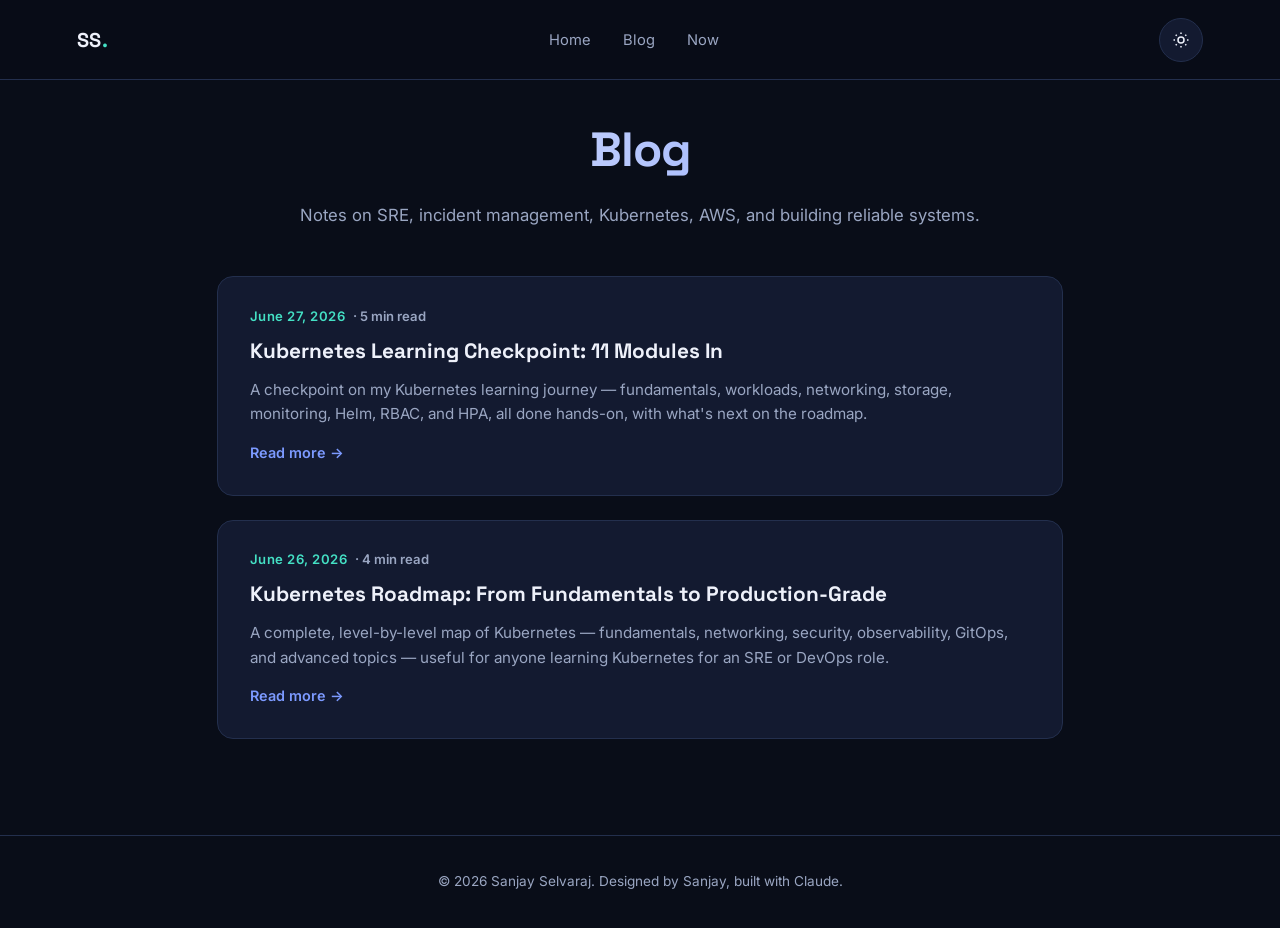
<file: blogs/index.html>
<!DOCTYPE html>
<html lang="en">
<head>
<meta charset="UTF-8">
<meta name="viewport" content="width=device-width, initial-scale=1.0">
<title>Blog — Sanjay Selvaraj</title>
<meta name="description" content="Writing on SRE, incident management, Kubernetes, AWS, and building reliable systems.">
<link rel="canonical" href="https://sanjay-ragavan.github.io/blogs/">

<meta property="og:title" content="Blog — Sanjay Selvaraj">
<meta property="og:description" content="Writing on SRE, incident management, Kubernetes, AWS, and building reliable systems.">
<meta property="og:image" content="https://sanjay-ragavan.github.io/assets/profile.jpg">
<meta property="og:image:width" content="800">
<meta property="og:image:height" content="800">
<meta property="og:image:alt" content="Sanjay Selvaraj">
<meta property="og:url" content="https://sanjay-ragavan.github.io/blogs/">
<meta property="og:site_name" content="Sanjay Selvaraj">
<meta property="og:type" content="website">
<meta property="og:locale" content="en_US">

<meta name="twitter:card" content="summary">
<meta name="twitter:title" content="Blog — Sanjay Selvaraj">
<meta name="twitter:description" content="Writing on SRE, incident management, Kubernetes, AWS, and building reliable systems.">
<meta name="twitter:image" content="https://sanjay-ragavan.github.io/assets/profile.jpg">
<meta name="twitter:image:alt" content="Sanjay Selvaraj">

<meta name="theme-color" content="#0b1120">
<meta name="author" content="Sanjay Selvaraj">
<meta name="robots" content="index, follow">

<link rel="icon" href="data:image/svg+xml,%3Csvg%20xmlns%3D%22http%3A//www.w3.org/2000/svg%22%20viewBox%3D%220%200%20100%20100%22%3E%3Crect%20width%3D%22100%22%20height%3D%22100%22%20rx%3D%2222%22%20fill%3D%22%230b1120%22/%3E%3Ctext%20x%3D%2234%22%20y%3D%2265%22%20font-size%3D%2240%22%20font-family%3D%22Arial%2C%20Helvetica%2C%20sans-serif%22%20font-weight%3D%22800%22%20fill%3D%22%23eef1fa%22%20text-anchor%3D%22middle%22%3ESS%3C/text%3E%3Ccircle%20cx%3D%2269%22%20cy%3D%2258%22%20r%3D%226%22%20fill%3D%22%2344e0c4%22/%3E%3C/svg%3E">

<link rel="preconnect" href="https://fonts.googleapis.com">
<link rel="preconnect" href="https://fonts.gstatic.com" crossorigin>
<link href="https://fonts.googleapis.com/css2?family=Space+Grotesk:wght@500;600;700&family=Inter:wght@400;500;600;700&display=swap" rel="stylesheet">

<link rel="stylesheet" href="../style.css">
<link rel="stylesheet" href="blog.css">
</head>
<body>

<div class="bg-mesh" aria-hidden="true">
  <span class="blob blob-1"></span>
  <span class="blob blob-2"></span>
  <span class="blob blob-3"></span>
  <span class="grid-overlay"></span>
</div>

<header>
  <nav>
    <a href="../" class="logo">SS<span class="dot">.</span></a>
    <ul class="nav-links">
      <li><a href="../" class="nav-link">Home</a></li>
      <li><a href="./" class="nav-link active">Blog</a></li>
      <li><a href="../now.html" class="nav-link">Now</a></li>
    </ul>
    <div class="nav-actions">
      <button id="themeToggle" class="icon-btn" aria-label="Toggle theme" title="Toggle light/dark theme">
        <svg class="icon-sun" viewBox="0 0 24 24" fill="none" stroke="currentColor" stroke-width="2"><circle cx="12" cy="12" r="4"/><path d="M12 2v2M12 20v2M4.93 4.93l1.41 1.41M17.66 17.66l1.41 1.41M2 12h2M20 12h2M6.34 17.66l-1.41 1.41M19.07 4.93l-1.41 1.41"/></svg>
        <svg class="icon-moon" viewBox="0 0 24 24" fill="none" stroke="currentColor" stroke-width="2"><path d="M21 12.79A9 9 0 1111.21 3 7 7 0 0021 12.79z"/></svg>
      </button>
      <button class="nav-toggle" id="navToggle" aria-label="Toggle menu">
        <span></span><span></span><span></span>
      </button>
    </div>
  </nav>
</header>

<main>
  <div class="blog-header">
    <h1>Blog</h1>
    <p>Notes on SRE, incident management, Kubernetes, AWS, and building reliable systems.</p>
  </div>

  <div class="post-list">
    <!-- New posts get added here as a .post-card, most recent first. -->
    <a href="kubernetes-learning-checkpoint.html" class="post-card">
      <div class="post-meta">
        <time class="post-date" datetime="2026-06-27">June 27, 2026</time>
        <span class="post-read-time">· 5 min read</span>
      </div>
      <h2>Kubernetes Learning Checkpoint: 11 Modules In</h2>
      <p>A checkpoint on my Kubernetes learning journey — fundamentals, workloads, networking, storage, monitoring, Helm, RBAC, and HPA, all done hands-on, with what's next on the roadmap.</p>
      <span class="post-read-more">Read more &rarr;</span>
    </a>
    <a href="kubernetes-roadmap.html" class="post-card">
      <div class="post-meta">
        <time class="post-date" datetime="2026-06-26">June 26, 2026</time>
        <span class="post-read-time">· 4 min read</span>
      </div>
      <h2>Kubernetes Roadmap: From Fundamentals to Production-Grade</h2>
      <p>A complete, level-by-level map of Kubernetes — fundamentals, networking, security, observability, GitOps, and advanced topics — useful for anyone learning Kubernetes for an SRE or DevOps role.</p>
      <span class="post-read-more">Read more &rarr;</span>
    </a>
  </div>
</main>

<footer>
  <p>&copy; <span id="year"></span> Sanjay Selvaraj. Designed by Sanjay, built with Claude.</p>
  <button id="backToTop" class="back-to-top" aria-label="Back to top">
    <svg viewBox="0 0 24 24" width="18" height="18" fill="none" stroke="currentColor" stroke-width="2"><path d="M12 19V5m0 0l-6 6m6-6l6 6"/></svg>
  </button>
</footer>

<script src="../script.js"></script>
</body>
</html>
</file>
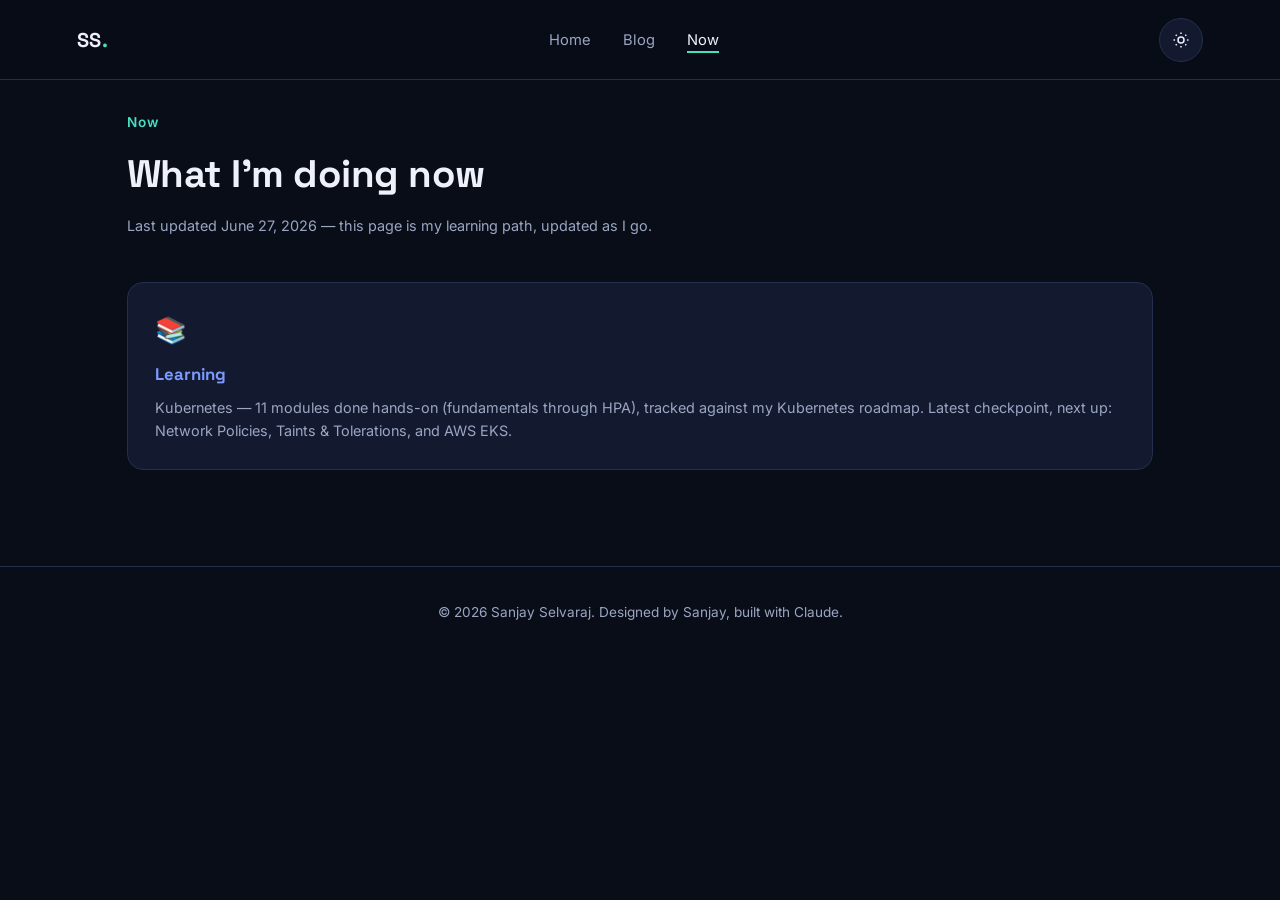
<file: now.html>
<!DOCTYPE html>
<html lang="en">
<head>
<meta charset="UTF-8">
<meta name="viewport" content="width=device-width, initial-scale=1.0">
<title>Now — Sanjay Selvaraj</title>
<meta name="description" content="What Sanjay Selvaraj is currently learning and focused on.">
<link rel="canonical" href="https://sanjay-ragavan.github.io/now.html">

<meta property="og:title" content="Now — Sanjay Selvaraj">
<meta property="og:description" content="What Sanjay Selvaraj is currently learning and focused on.">
<meta property="og:image" content="https://sanjay-ragavan.github.io/assets/profile.jpg">
<meta property="og:image:width" content="800">
<meta property="og:image:height" content="800">
<meta property="og:image:alt" content="Sanjay Selvaraj">
<meta property="og:url" content="https://sanjay-ragavan.github.io/now.html">
<meta property="og:site_name" content="Sanjay Selvaraj">
<meta property="og:type" content="website">
<meta property="og:locale" content="en_US">

<meta name="twitter:card" content="summary">
<meta name="twitter:title" content="Now — Sanjay Selvaraj">
<meta name="twitter:description" content="What Sanjay Selvaraj is currently learning and focused on.">
<meta name="twitter:image" content="https://sanjay-ragavan.github.io/assets/profile.jpg">
<meta name="twitter:image:alt" content="Sanjay Selvaraj">

<meta name="theme-color" content="#0b1120">
<meta name="author" content="Sanjay Selvaraj">
<meta name="robots" content="index, follow">

<link rel="icon" href="data:image/svg+xml,%3Csvg%20xmlns%3D%22http%3A//www.w3.org/2000/svg%22%20viewBox%3D%220%200%20100%20100%22%3E%3Crect%20width%3D%22100%22%20height%3D%22100%22%20rx%3D%2222%22%20fill%3D%22%230b1120%22/%3E%3Ctext%20x%3D%2234%22%20y%3D%2265%22%20font-size%3D%2240%22%20font-family%3D%22Arial%2C%20Helvetica%2C%20sans-serif%22%20font-weight%3D%22800%22%20fill%3D%22%23eef1fa%22%20text-anchor%3D%22middle%22%3ESS%3C/text%3E%3Ccircle%20cx%3D%2269%22%20cy%3D%2258%22%20r%3D%226%22%20fill%3D%22%2344e0c4%22/%3E%3C/svg%3E">
<link rel="apple-touch-icon" href="data:image/svg+xml,%3Csvg%20xmlns%3D%22http%3A//www.w3.org/2000/svg%22%20viewBox%3D%220%200%20100%20100%22%3E%3Crect%20width%3D%22100%22%20height%3D%22100%22%20rx%3D%2222%22%20fill%3D%22%230b1120%22/%3E%3Ctext%20x%3D%2234%22%20y%3D%2265%22%20font-size%3D%2240%22%20font-family%3D%22Arial%2C%20Helvetica%2C%20sans-serif%22%20font-weight%3D%22800%22%20fill%3D%22%23eef1fa%22%20text-anchor%3D%22middle%22%3ESS%3C/text%3E%3Ccircle%20cx%3D%2269%22%20cy%3D%2258%22%20r%3D%226%22%20fill%3D%22%2344e0c4%22/%3E%3C/svg%3E">

<link rel="preconnect" href="https://fonts.googleapis.com">
<link rel="preconnect" href="https://fonts.gstatic.com" crossorigin>
<link href="https://fonts.googleapis.com/css2?family=Space+Grotesk:wght@500;600;700&family=Inter:wght@400;500;600;700&display=swap" rel="stylesheet">

<link rel="stylesheet" href="style.css">
<link rel="stylesheet" href="blogs/blog.css">
</head>
<body>

<div class="progress-bar" id="progressBar"></div>
<div class="bg-mesh" aria-hidden="true">
  <span class="blob blob-1"></span>
  <span class="blob blob-2"></span>
  <span class="blob blob-3"></span>
  <span class="grid-overlay"></span>
</div>

<header>
  <nav>
    <a href="./" class="logo">SS<span class="dot">.</span></a>
    <ul class="nav-links">
      <li><a href="./" class="nav-link">Home</a></li>
      <li><a href="blogs/" class="nav-link">Blog</a></li>
      <li><a href="now.html" class="nav-link active">Now</a></li>
    </ul>
    <div class="nav-actions">
      <button id="themeToggle" class="icon-btn" aria-label="Toggle theme" title="Toggle light/dark theme">
        <svg class="icon-sun" viewBox="0 0 24 24" fill="none" stroke="currentColor" stroke-width="2"><circle cx="12" cy="12" r="4"/><path d="M12 2v2M12 20v2M4.93 4.93l1.41 1.41M17.66 17.66l1.41 1.41M2 12h2M20 12h2M6.34 17.66l-1.41 1.41M19.07 4.93l-1.41 1.41"/></svg>
        <svg class="icon-moon" viewBox="0 0 24 24" fill="none" stroke="currentColor" stroke-width="2"><path d="M21 12.79A9 9 0 1111.21 3 7 7 0 0021 12.79z"/></svg>
      </button>
      <button class="nav-toggle" id="navToggle" aria-label="Toggle menu">
        <span></span><span></span><span></span>
      </button>
    </div>
  </nav>
</header>

<main>
  <section class="section" style="padding-top: 7rem;">
    <div class="section-head fade-up">
      <span class="section-kicker">Now</span>
      <h1 class="section-title">What I'm doing now</h1>
      <p class="now-updated">Last updated June 27, 2026 — this page is my learning path, updated as I go.</p>
    </div>

    <div class="skills-grid">
      <div class="skill-card fade-up">
        <div class="skill-icon">📚</div>
        <h3>Learning</h3>
        <p>Kubernetes — 11 modules done hands-on (fundamentals through HPA), tracked against my <a href="blogs/kubernetes-roadmap.html">Kubernetes roadmap</a>. Latest <a href="blogs/kubernetes-learning-checkpoint.html">checkpoint</a>, next up: Network Policies, Taints &amp; Tolerations, and AWS EKS.</p>
      </div>
    </div>
  </section>
</main>

<footer>
  <p>&copy; <span id="year"></span> Sanjay Selvaraj. Designed by Sanjay, built with Claude.</p>
  <button id="backToTop" class="back-to-top" aria-label="Back to top">
    <svg viewBox="0 0 24 24" width="18" height="18" fill="none" stroke="currentColor" stroke-width="2"><path d="M12 19V5m0 0l-6 6m6-6l6 6"/></svg>
  </button>
</footer>

<script src="script.js"></script>
</body>
</html>
</file>
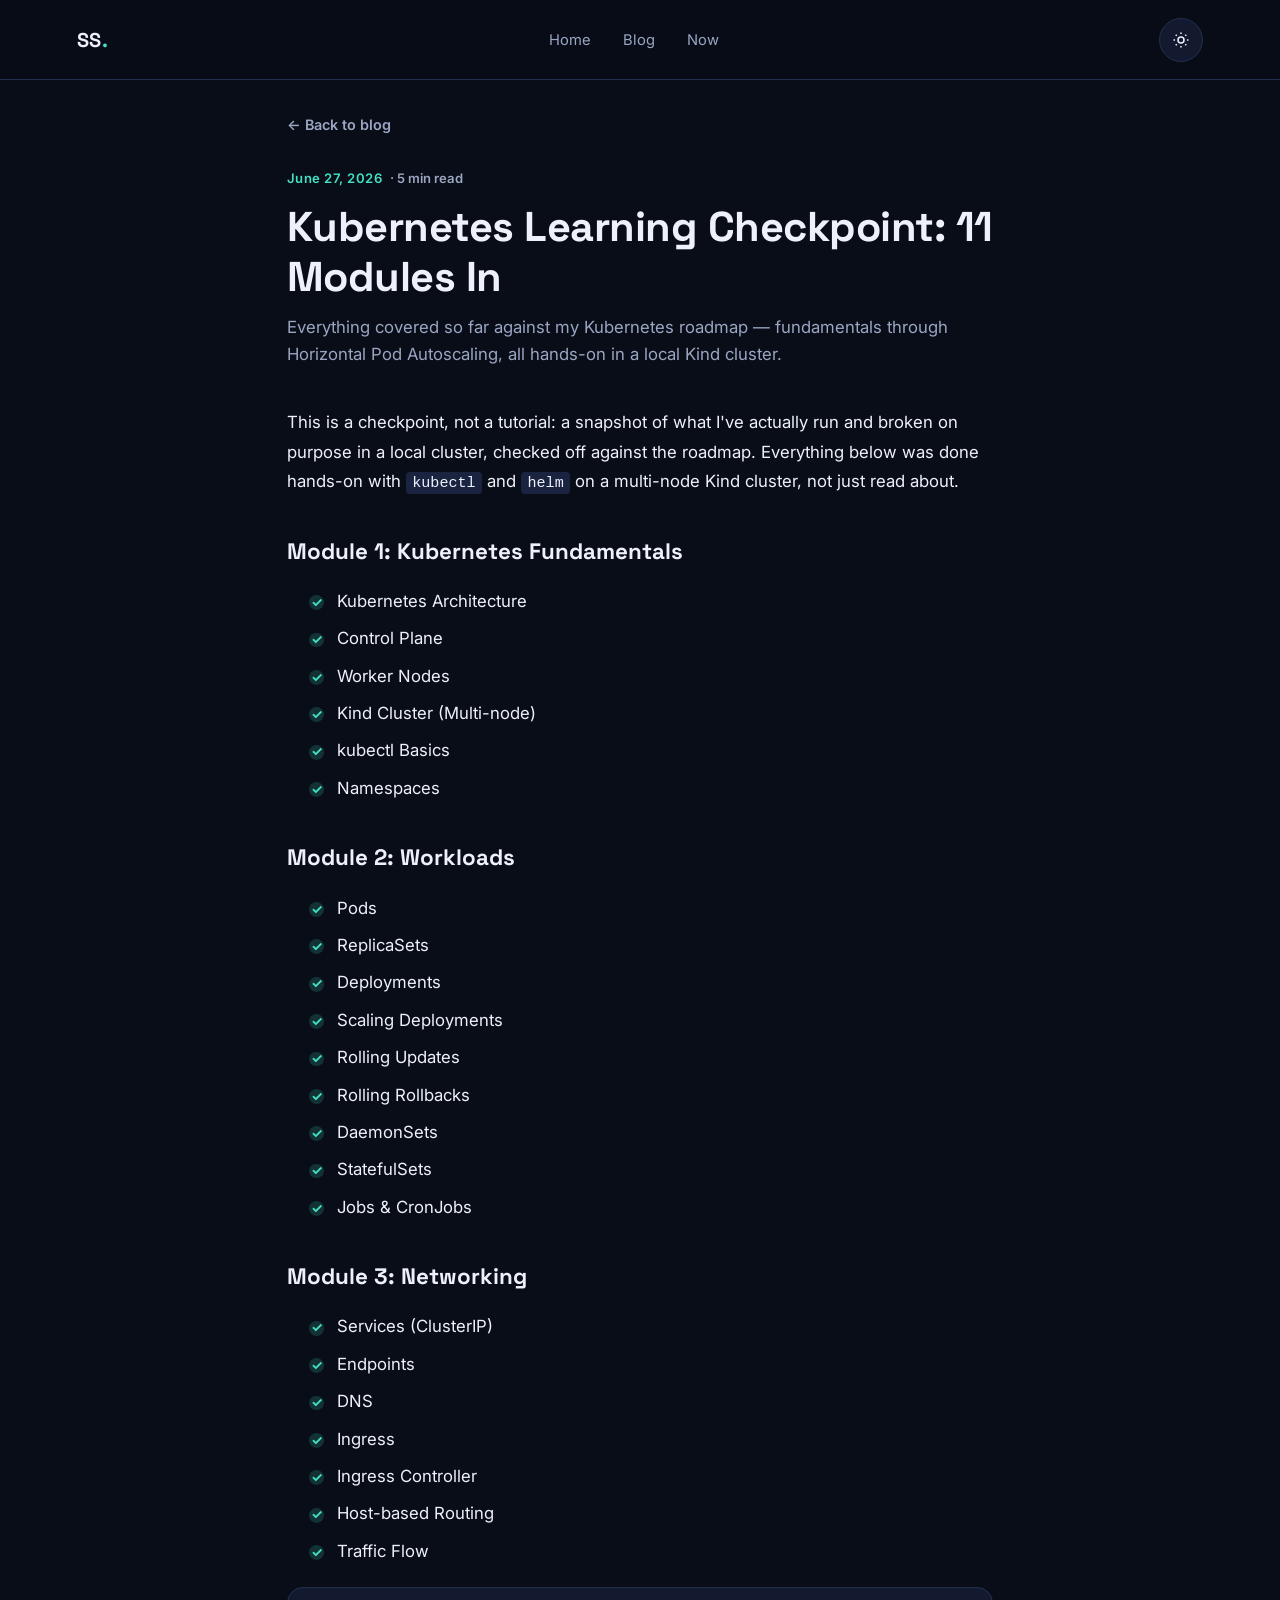
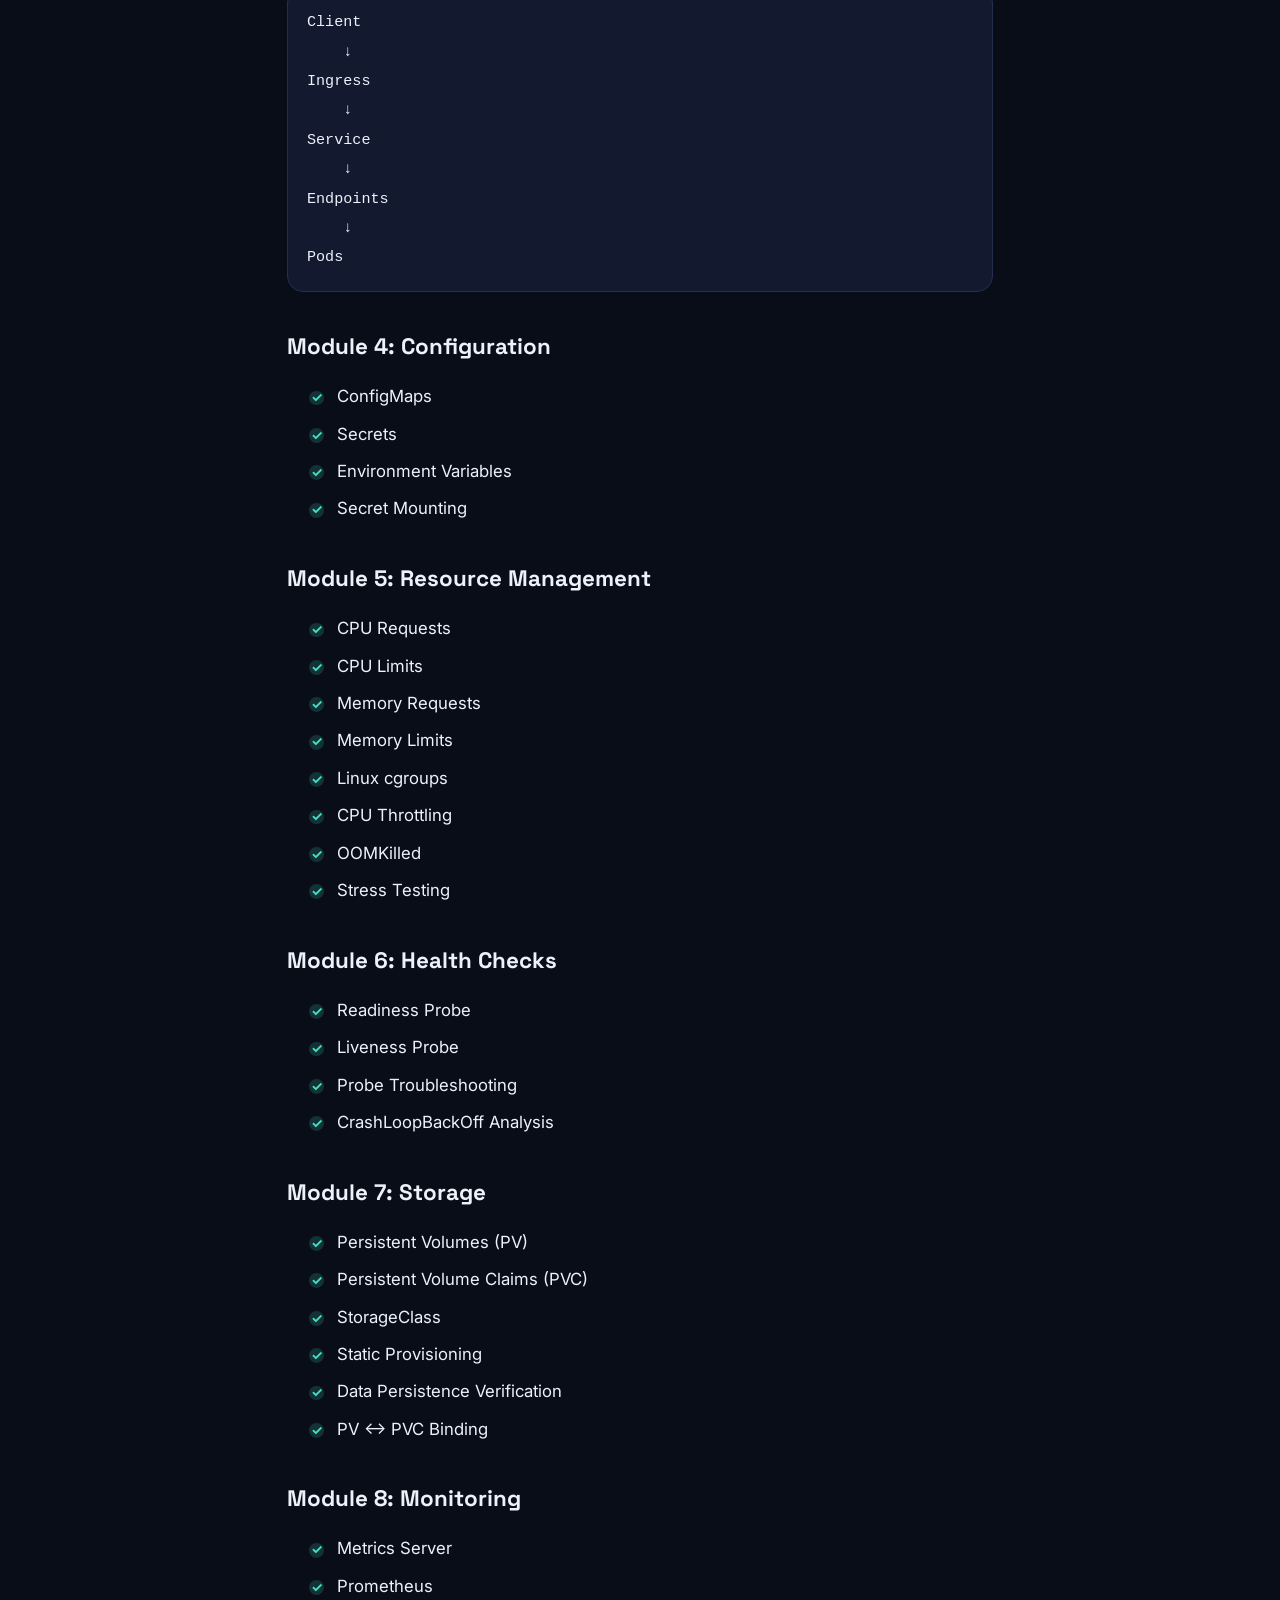
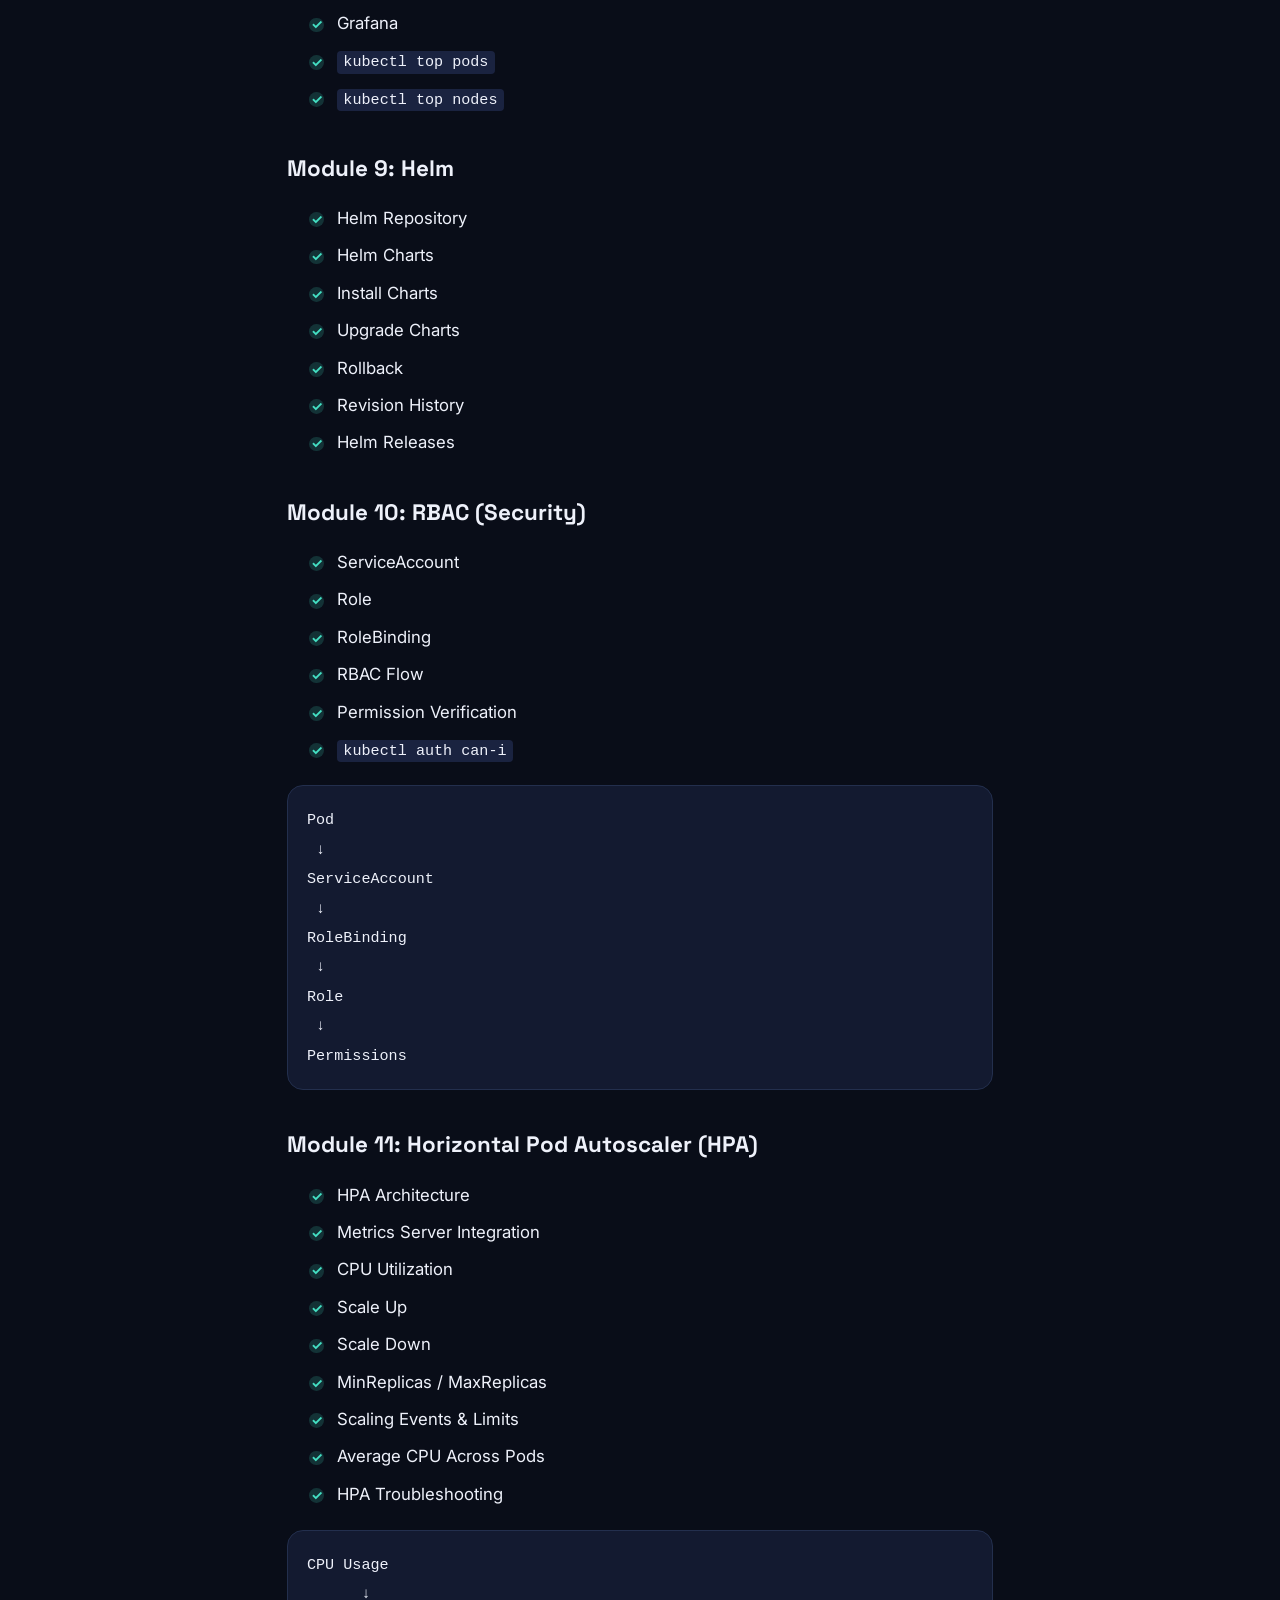
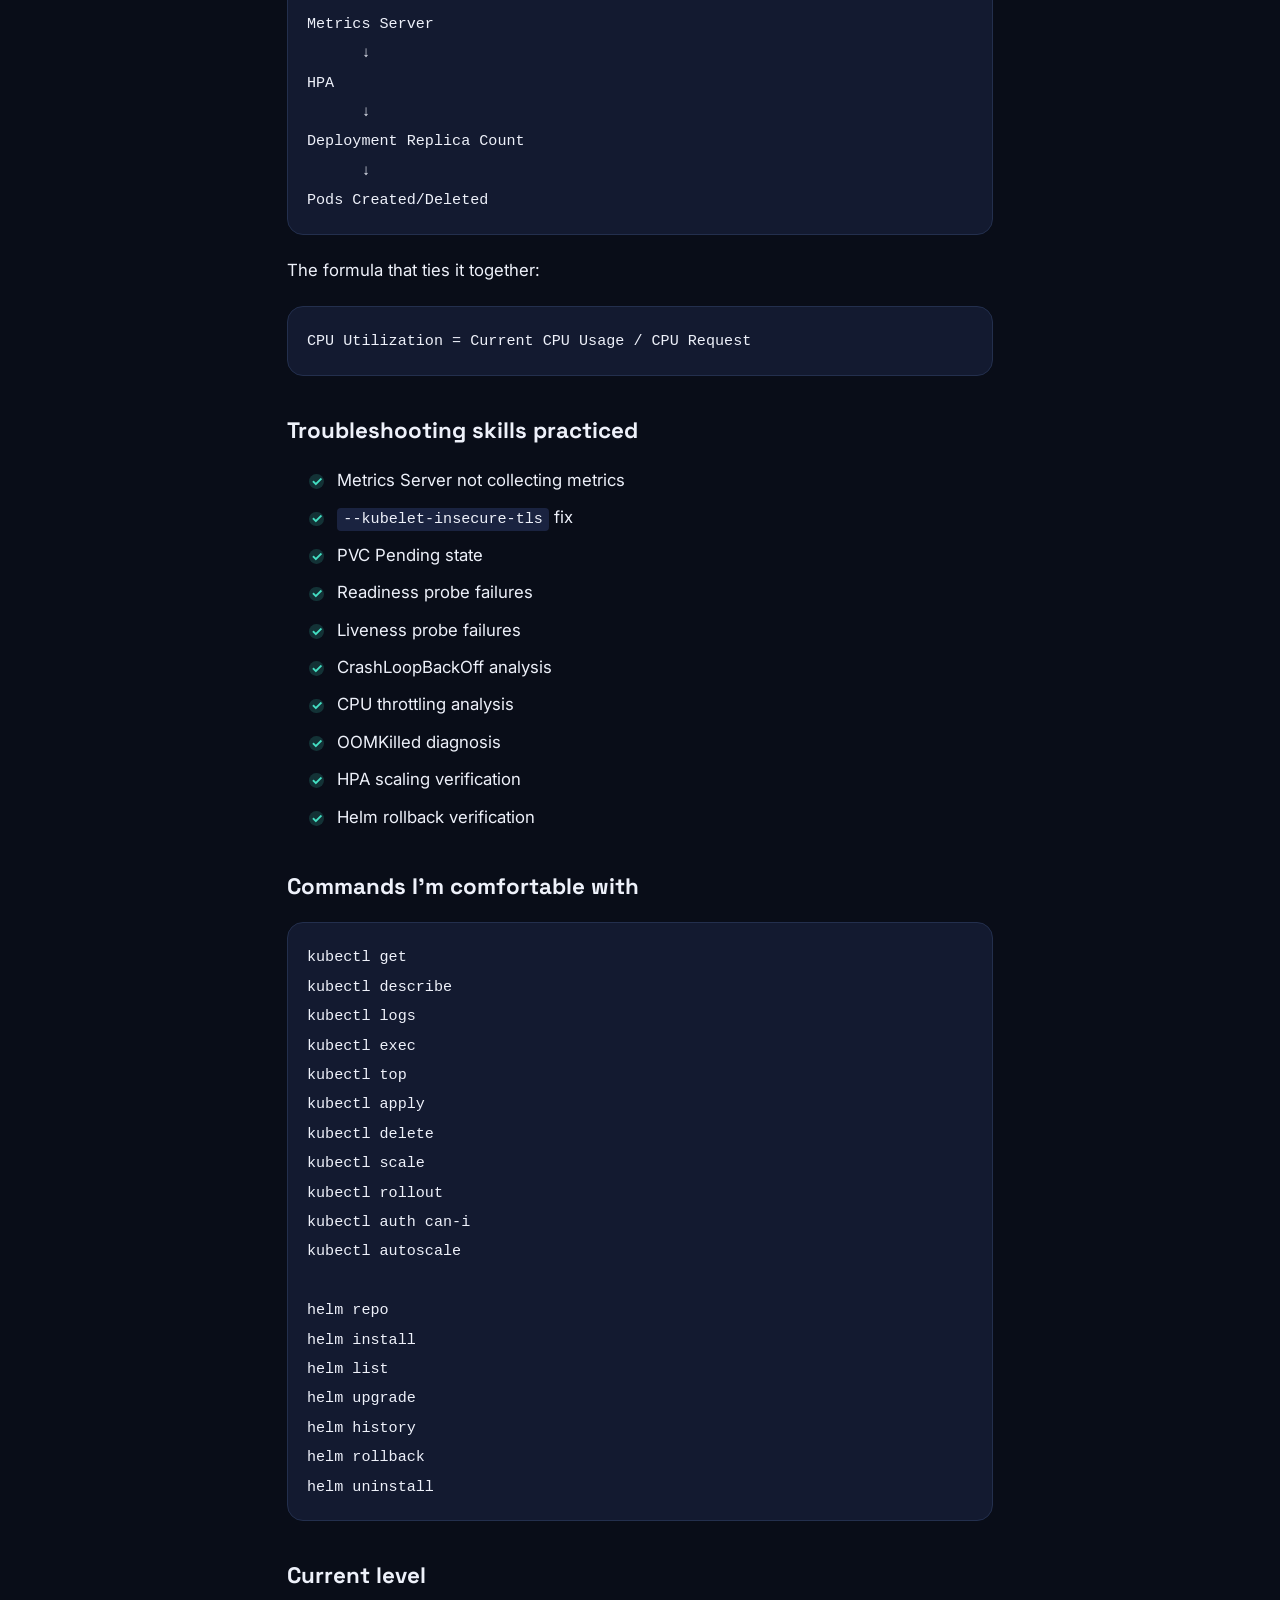
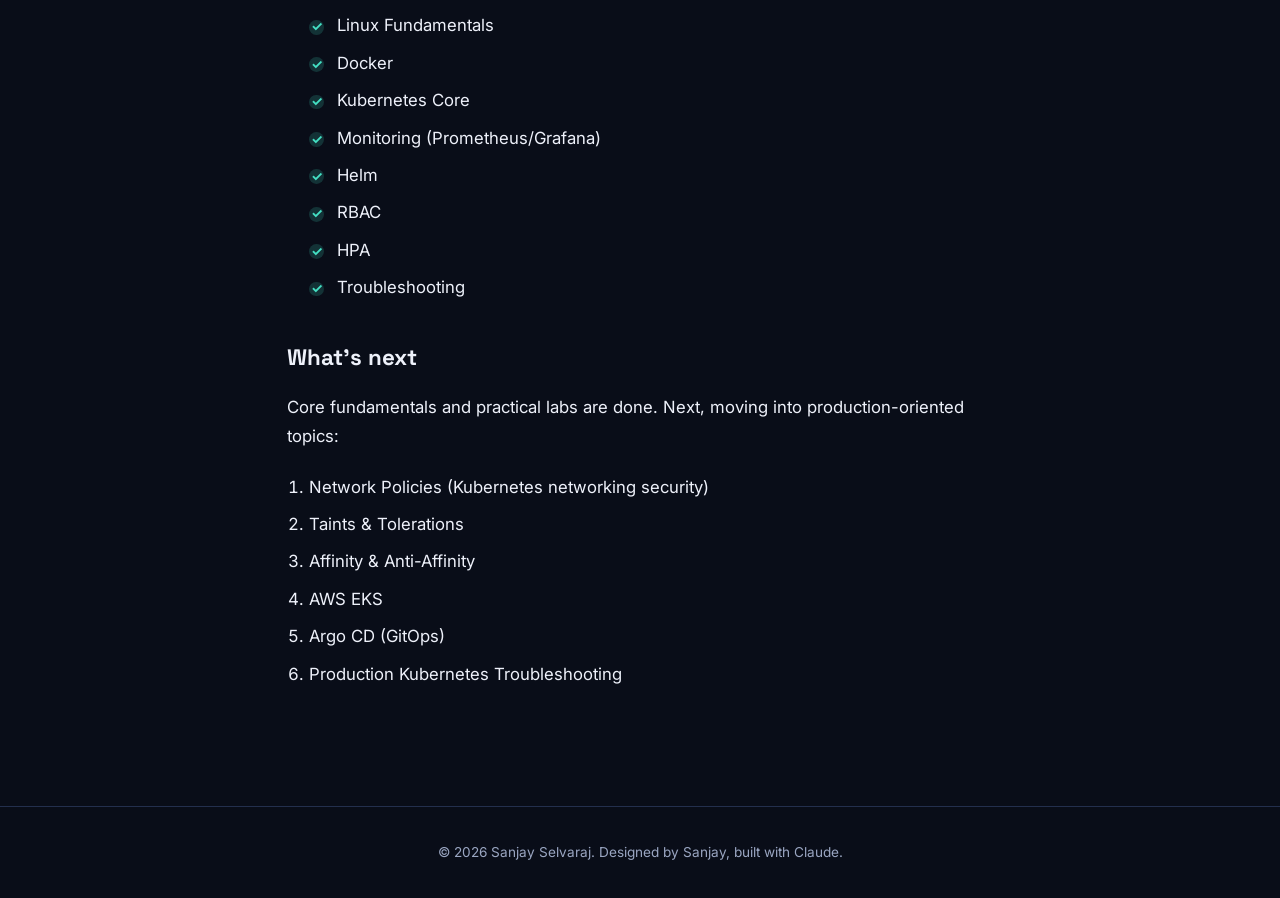
<file: blogs/kubernetes-learning-checkpoint.html>
<!DOCTYPE html>
<html lang="en">
<head>
<meta charset="UTF-8">
<meta name="viewport" content="width=device-width, initial-scale=1.0">
<title>Kubernetes Learning Checkpoint: 11 Modules In — Sanjay Selvaraj</title>
<meta name="description" content="A checkpoint on my Kubernetes learning journey — fundamentals, workloads, networking, storage, monitoring, Helm, RBAC, and HPA, all done hands-on, with what's next on the roadmap.">
<link rel="canonical" href="https://sanjay-ragavan.github.io/blogs/kubernetes-learning-checkpoint.html">

<meta property="og:title" content="Kubernetes Learning Checkpoint: 11 Modules In">
<meta property="og:description" content="A checkpoint on my Kubernetes learning journey — fundamentals, workloads, networking, storage, monitoring, Helm, RBAC, and HPA, all done hands-on, with what's next on the roadmap.">
<meta property="og:image" content="https://sanjay-ragavan.github.io/assets/profile.jpg">
<meta property="og:image:width" content="800">
<meta property="og:image:height" content="800">
<meta property="og:image:alt" content="Sanjay Selvaraj">
<meta property="og:url" content="https://sanjay-ragavan.github.io/blogs/kubernetes-learning-checkpoint.html">
<meta property="og:site_name" content="Sanjay Selvaraj">
<meta property="og:type" content="article">
<meta property="og:locale" content="en_US">

<meta name="twitter:card" content="summary">
<meta name="twitter:title" content="Kubernetes Learning Checkpoint: 11 Modules In">
<meta name="twitter:description" content="A checkpoint on my Kubernetes learning journey — fundamentals through HPA, all done hands-on, with what's next on the roadmap.">
<meta name="twitter:image" content="https://sanjay-ragavan.github.io/assets/profile.jpg">
<meta name="twitter:image:alt" content="Sanjay Selvaraj">

<meta name="theme-color" content="#0b1120">
<meta name="author" content="Sanjay Selvaraj">
<meta name="robots" content="index, follow">

<script type="application/ld+json">
{
  "@context": "https://schema.org",
  "@type": "BlogPosting",
  "headline": "Kubernetes Learning Checkpoint: 11 Modules In",
  "description": "A checkpoint on my Kubernetes learning journey — fundamentals, workloads, networking, storage, monitoring, Helm, RBAC, and HPA, all done hands-on, with what's next on the roadmap.",
  "url": "https://sanjay-ragavan.github.io/blogs/kubernetes-learning-checkpoint.html",
  "datePublished": "2026-06-27",
  "author": {
    "@type": "Person",
    "name": "Sanjay Selvaraj",
    "url": "https://sanjay-ragavan.github.io/"
  }
}
</script>

<link rel="icon" href="data:image/svg+xml,%3Csvg%20xmlns%3D%22http%3A//www.w3.org/2000/svg%22%20viewBox%3D%220%200%20100%20100%22%3E%3Crect%20width%3D%22100%22%20height%3D%22100%22%20rx%3D%2222%22%20fill%3D%22%230b1120%22/%3E%3Ctext%20x%3D%2234%22%20y%3D%2265%22%20font-size%3D%2240%22%20font-family%3D%22Arial%2C%20Helvetica%2C%20sans-serif%22%20font-weight%3D%22800%22%20fill%3D%22%23eef1fa%22%20text-anchor%3D%22middle%22%3ESS%3C/text%3E%3Ccircle%20cx%3D%2269%22%20cy%3D%2258%22%20r%3D%226%22%20fill%3D%22%2344e0c4%22/%3E%3C/svg%3E">

<link rel="preconnect" href="https://fonts.googleapis.com">
<link rel="preconnect" href="https://fonts.gstatic.com" crossorigin>
<link href="https://fonts.googleapis.com/css2?family=Space+Grotesk:wght@500;600;700&family=Inter:wght@400;500;600;700&display=swap" rel="stylesheet">

<link rel="stylesheet" href="../style.css">
<link rel="stylesheet" href="blog.css">
</head>
<body>

<div class="bg-mesh" aria-hidden="true">
  <span class="blob blob-1"></span>
  <span class="blob blob-2"></span>
  <span class="blob blob-3"></span>
  <span class="grid-overlay"></span>
</div>

<header>
  <nav>
    <a href="../" class="logo">SS<span class="dot">.</span></a>
    <ul class="nav-links">
      <li><a href="../" class="nav-link">Home</a></li>
      <li><a href="./" class="nav-link active">Blog</a></li>
      <li><a href="../now.html" class="nav-link">Now</a></li>
    </ul>
    <div class="nav-actions">
      <button id="themeToggle" class="icon-btn" aria-label="Toggle theme" title="Toggle light/dark theme">
        <svg class="icon-sun" viewBox="0 0 24 24" fill="none" stroke="currentColor" stroke-width="2"><circle cx="12" cy="12" r="4"/><path d="M12 2v2M12 20v2M4.93 4.93l1.41 1.41M17.66 17.66l1.41 1.41M2 12h2M20 12h2M6.34 17.66l-1.41 1.41M19.07 4.93l-1.41 1.41"/></svg>
        <svg class="icon-moon" viewBox="0 0 24 24" fill="none" stroke="currentColor" stroke-width="2"><path d="M21 12.79A9 9 0 1111.21 3 7 7 0 0021 12.79z"/></svg>
      </button>
      <button class="nav-toggle" id="navToggle" aria-label="Toggle menu">
        <span></span><span></span><span></span>
      </button>
    </div>
  </nav>
</header>

<main>
  <article class="post-article">
    <a href="./" class="back-to-blog">&larr; Back to blog</a>

    <div class="post-meta">
      <time class="post-date" datetime="2026-06-27">June 27, 2026</time>
      <span class="post-read-time">· 5 min read</span>
    </div>
    <h1>Kubernetes Learning Checkpoint: 11 Modules In</h1>
    <p class="post-subtitle">Everything covered so far against my <a href="kubernetes-roadmap.html">Kubernetes roadmap</a> — fundamentals through Horizontal Pod Autoscaling, all hands-on in a local Kind cluster.</p>

    <div class="post-body">
      <p>
        This is a checkpoint, not a tutorial: a snapshot of what I've actually run and broken on purpose
        in a local cluster, checked off against the roadmap. Everything below was done hands-on with
        <code>kubectl</code> and <code>helm</code> on a multi-node Kind cluster, not just read about.
      </p>

      <h2>Module 1: Kubernetes Fundamentals</h2>
      <ul>
        <li><span class="check">✓</span> Kubernetes Architecture</li>
        <li><span class="check">✓</span> Control Plane</li>
        <li><span class="check">✓</span> Worker Nodes</li>
        <li><span class="check">✓</span> Kind Cluster (Multi-node)</li>
        <li><span class="check">✓</span> kubectl Basics</li>
        <li><span class="check">✓</span> Namespaces</li>
      </ul>

      <h2>Module 2: Workloads</h2>
      <ul>
        <li><span class="check">✓</span> Pods</li>
        <li><span class="check">✓</span> ReplicaSets</li>
        <li><span class="check">✓</span> Deployments</li>
        <li><span class="check">✓</span> Scaling Deployments</li>
        <li><span class="check">✓</span> Rolling Updates</li>
        <li><span class="check">✓</span> Rolling Rollbacks</li>
        <li><span class="check">✓</span> DaemonSets</li>
        <li><span class="check">✓</span> StatefulSets</li>
        <li><span class="check">✓</span> Jobs &amp; CronJobs</li>
      </ul>

      <h2>Module 3: Networking</h2>
      <ul>
        <li><span class="check">✓</span> Services (ClusterIP)</li>
        <li><span class="check">✓</span> Endpoints</li>
        <li><span class="check">✓</span> DNS</li>
        <li><span class="check">✓</span> Ingress</li>
        <li><span class="check">✓</span> Ingress Controller</li>
        <li><span class="check">✓</span> Host-based Routing</li>
        <li><span class="check">✓</span> Traffic Flow</li>
      </ul>
      <pre><code>Client
    &darr;
Ingress
    &darr;
Service
    &darr;
Endpoints
    &darr;
Pods</code></pre>

      <h2>Module 4: Configuration</h2>
      <ul>
        <li><span class="check">✓</span> ConfigMaps</li>
        <li><span class="check">✓</span> Secrets</li>
        <li><span class="check">✓</span> Environment Variables</li>
        <li><span class="check">✓</span> Secret Mounting</li>
      </ul>

      <h2>Module 5: Resource Management</h2>
      <ul>
        <li><span class="check">✓</span> CPU Requests</li>
        <li><span class="check">✓</span> CPU Limits</li>
        <li><span class="check">✓</span> Memory Requests</li>
        <li><span class="check">✓</span> Memory Limits</li>
        <li><span class="check">✓</span> Linux cgroups</li>
        <li><span class="check">✓</span> CPU Throttling</li>
        <li><span class="check">✓</span> OOMKilled</li>
        <li><span class="check">✓</span> Stress Testing</li>
      </ul>

      <h2>Module 6: Health Checks</h2>
      <ul>
        <li><span class="check">✓</span> Readiness Probe</li>
        <li><span class="check">✓</span> Liveness Probe</li>
        <li><span class="check">✓</span> Probe Troubleshooting</li>
        <li><span class="check">✓</span> CrashLoopBackOff Analysis</li>
      </ul>

      <h2>Module 7: Storage</h2>
      <ul>
        <li><span class="check">✓</span> Persistent Volumes (PV)</li>
        <li><span class="check">✓</span> Persistent Volume Claims (PVC)</li>
        <li><span class="check">✓</span> StorageClass</li>
        <li><span class="check">✓</span> Static Provisioning</li>
        <li><span class="check">✓</span> Data Persistence Verification</li>
        <li><span class="check">✓</span> PV &harr; PVC Binding</li>
      </ul>

      <h2>Module 8: Monitoring</h2>
      <ul>
        <li><span class="check">✓</span> Metrics Server</li>
        <li><span class="check">✓</span> Prometheus</li>
        <li><span class="check">✓</span> Grafana</li>
        <li><span class="check">✓</span> <code>kubectl top pods</code></li>
        <li><span class="check">✓</span> <code>kubectl top nodes</code></li>
      </ul>

      <h2>Module 9: Helm</h2>
      <ul>
        <li><span class="check">✓</span> Helm Repository</li>
        <li><span class="check">✓</span> Helm Charts</li>
        <li><span class="check">✓</span> Install Charts</li>
        <li><span class="check">✓</span> Upgrade Charts</li>
        <li><span class="check">✓</span> Rollback</li>
        <li><span class="check">✓</span> Revision History</li>
        <li><span class="check">✓</span> Helm Releases</li>
      </ul>

      <h2>Module 10: RBAC (Security)</h2>
      <ul>
        <li><span class="check">✓</span> ServiceAccount</li>
        <li><span class="check">✓</span> Role</li>
        <li><span class="check">✓</span> RoleBinding</li>
        <li><span class="check">✓</span> RBAC Flow</li>
        <li><span class="check">✓</span> Permission Verification</li>
        <li><span class="check">✓</span> <code>kubectl auth can-i</code></li>
      </ul>
      <pre><code>Pod
 &darr;
ServiceAccount
 &darr;
RoleBinding
 &darr;
Role
 &darr;
Permissions</code></pre>

      <h2>Module 11: Horizontal Pod Autoscaler (HPA)</h2>
      <ul>
        <li><span class="check">✓</span> HPA Architecture</li>
        <li><span class="check">✓</span> Metrics Server Integration</li>
        <li><span class="check">✓</span> CPU Utilization</li>
        <li><span class="check">✓</span> Scale Up</li>
        <li><span class="check">✓</span> Scale Down</li>
        <li><span class="check">✓</span> MinReplicas / MaxReplicas</li>
        <li><span class="check">✓</span> Scaling Events &amp; Limits</li>
        <li><span class="check">✓</span> Average CPU Across Pods</li>
        <li><span class="check">✓</span> HPA Troubleshooting</li>
      </ul>
      <pre><code>CPU Usage
      &darr;
Metrics Server
      &darr;
HPA
      &darr;
Deployment Replica Count
      &darr;
Pods Created/Deleted</code></pre>
      <p>The formula that ties it together:</p>
      <pre><code>CPU Utilization = Current CPU Usage / CPU Request</code></pre>

      <h2>Troubleshooting skills practiced</h2>
      <ul>
        <li><span class="check">✓</span> Metrics Server not collecting metrics</li>
        <li><span class="check">✓</span> <code>--kubelet-insecure-tls</code> fix</li>
        <li><span class="check">✓</span> PVC Pending state</li>
        <li><span class="check">✓</span> Readiness probe failures</li>
        <li><span class="check">✓</span> Liveness probe failures</li>
        <li><span class="check">✓</span> CrashLoopBackOff analysis</li>
        <li><span class="check">✓</span> CPU throttling analysis</li>
        <li><span class="check">✓</span> OOMKilled diagnosis</li>
        <li><span class="check">✓</span> HPA scaling verification</li>
        <li><span class="check">✓</span> Helm rollback verification</li>
      </ul>

      <h2>Commands I'm comfortable with</h2>
      <pre><code>kubectl get
kubectl describe
kubectl logs
kubectl exec
kubectl top
kubectl apply
kubectl delete
kubectl scale
kubectl rollout
kubectl auth can-i
kubectl autoscale

helm repo
helm install
helm list
helm upgrade
helm history
helm rollback
helm uninstall</code></pre>

      <h2>Current level</h2>
      <ul>
        <li><span class="check">✓</span> Linux Fundamentals</li>
        <li><span class="check">✓</span> Docker</li>
        <li><span class="check">✓</span> Kubernetes Core</li>
        <li><span class="check">✓</span> Monitoring (Prometheus/Grafana)</li>
        <li><span class="check">✓</span> Helm</li>
        <li><span class="check">✓</span> RBAC</li>
        <li><span class="check">✓</span> HPA</li>
        <li><span class="check">✓</span> Troubleshooting</li>
      </ul>

      <h2>What's next</h2>
      <p>Core fundamentals and practical labs are done. Next, moving into production-oriented topics:</p>
      <ol>
        <li>Network Policies (Kubernetes networking security)</li>
        <li>Taints &amp; Tolerations</li>
        <li>Affinity &amp; Anti-Affinity</li>
        <li>AWS EKS</li>
        <li>Argo CD (GitOps)</li>
        <li>Production Kubernetes Troubleshooting</li>
      </ol>
    </div>
  </article>
</main>

<footer>
  <p>&copy; <span id="year"></span> Sanjay Selvaraj. Designed by Sanjay, built with Claude.</p>
  <button id="backToTop" class="back-to-top" aria-label="Back to top">
    <svg viewBox="0 0 24 24" width="18" height="18" fill="none" stroke="currentColor" stroke-width="2"><path d="M12 19V5m0 0l-6 6m6-6l6 6"/></svg>
  </button>
</footer>

<script src="../script.js"></script>
</body>
</html>
</file>
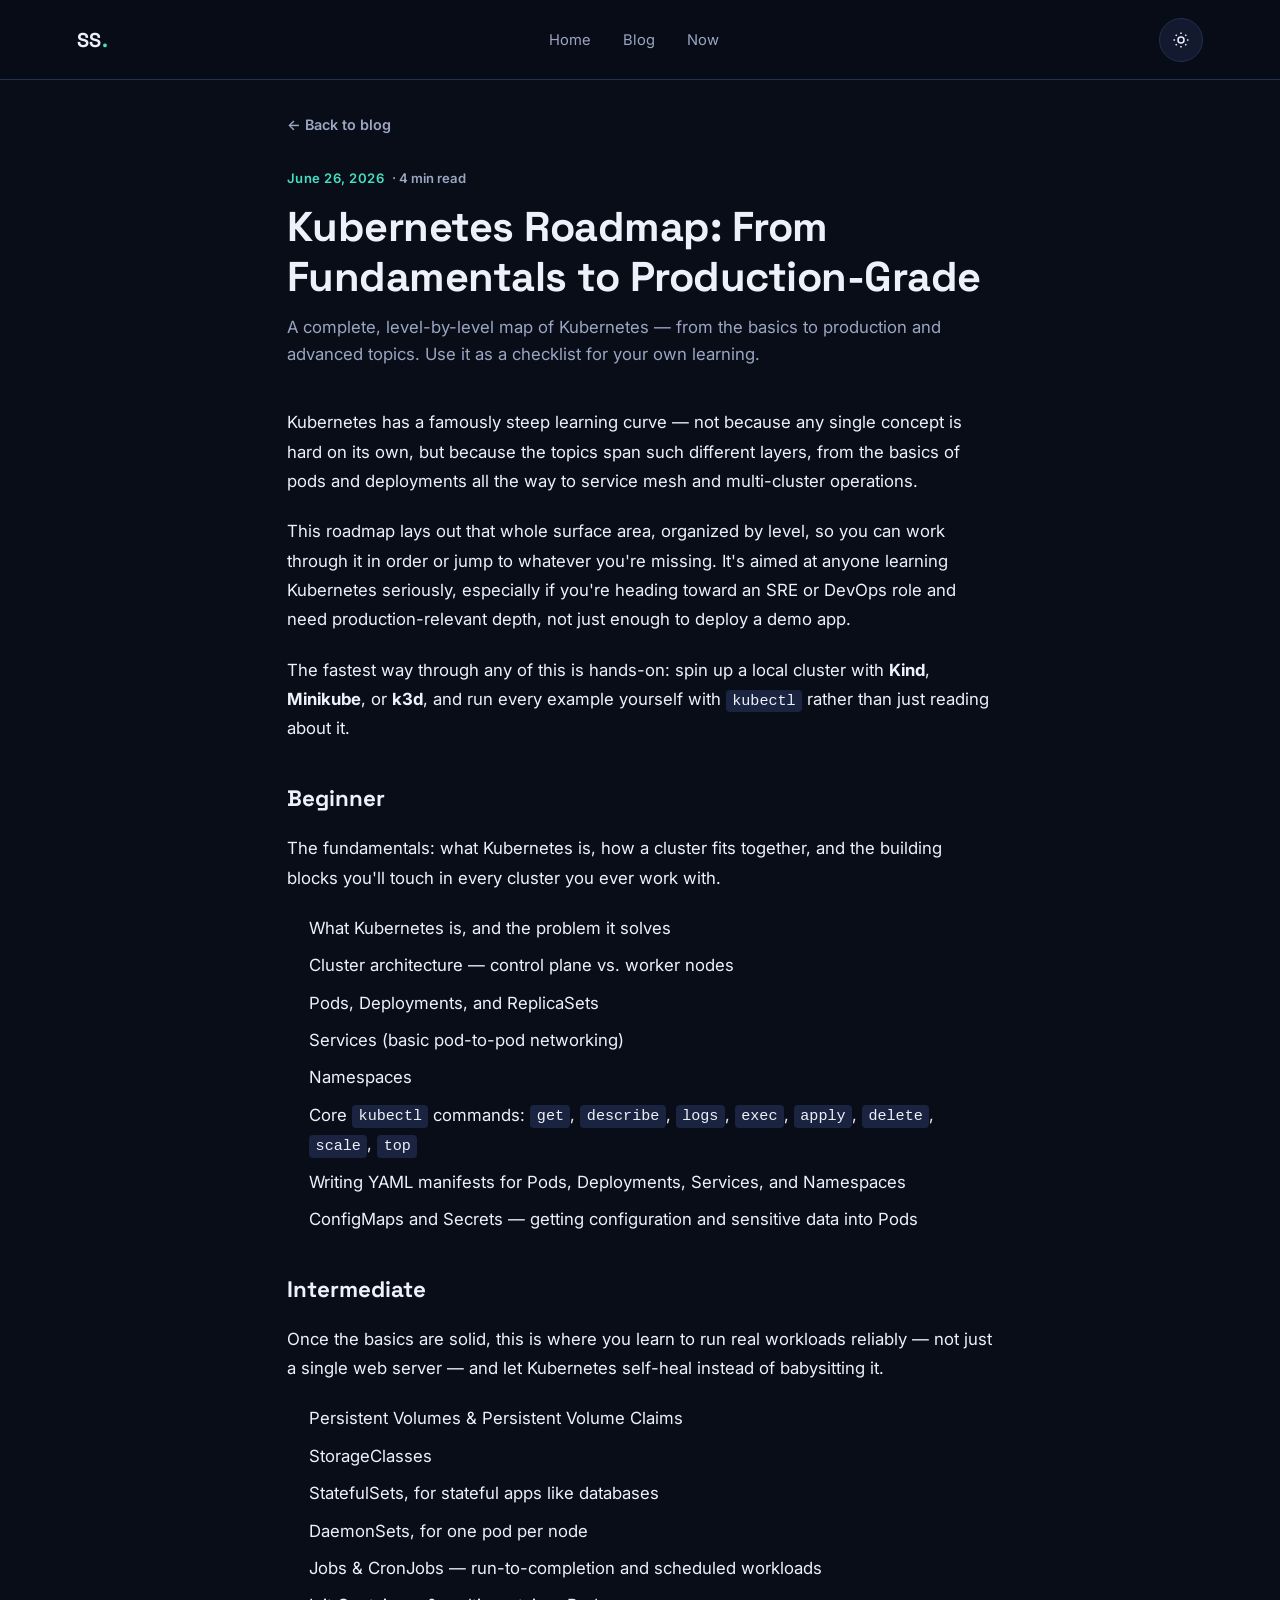
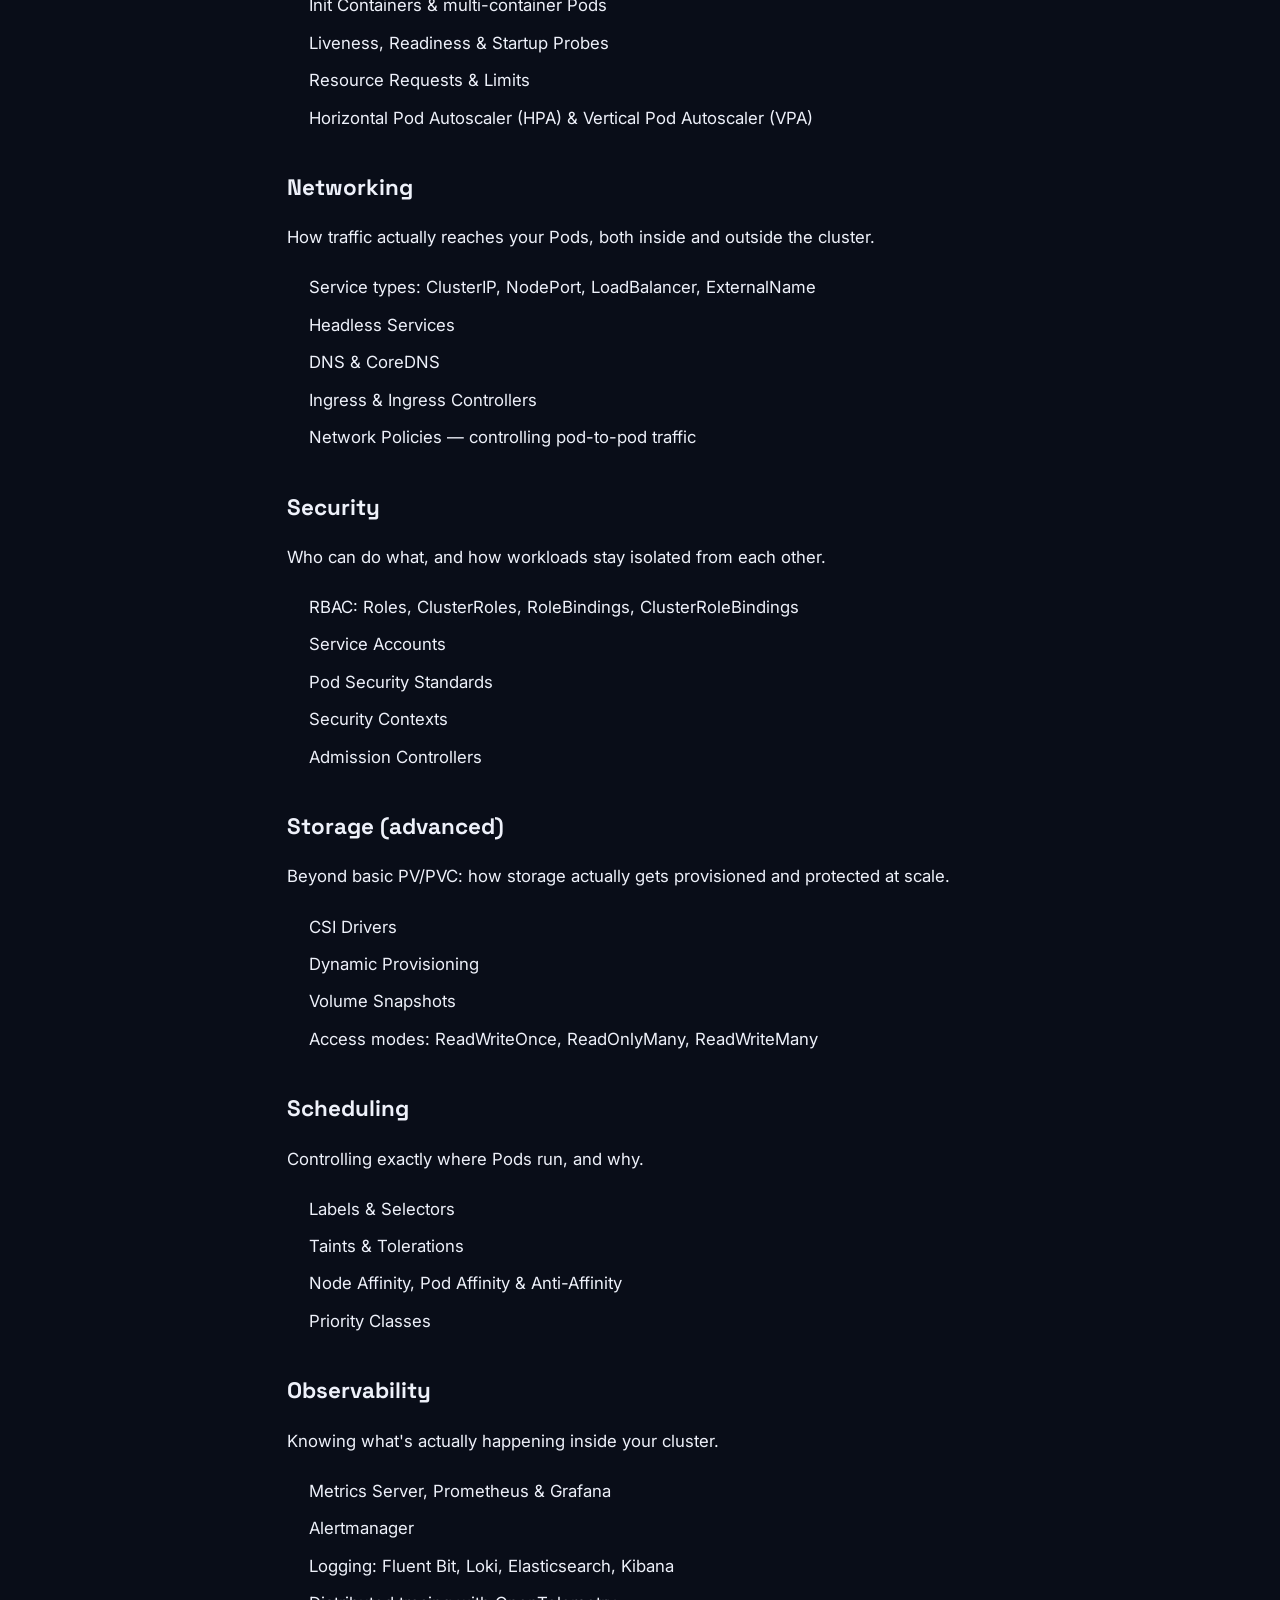
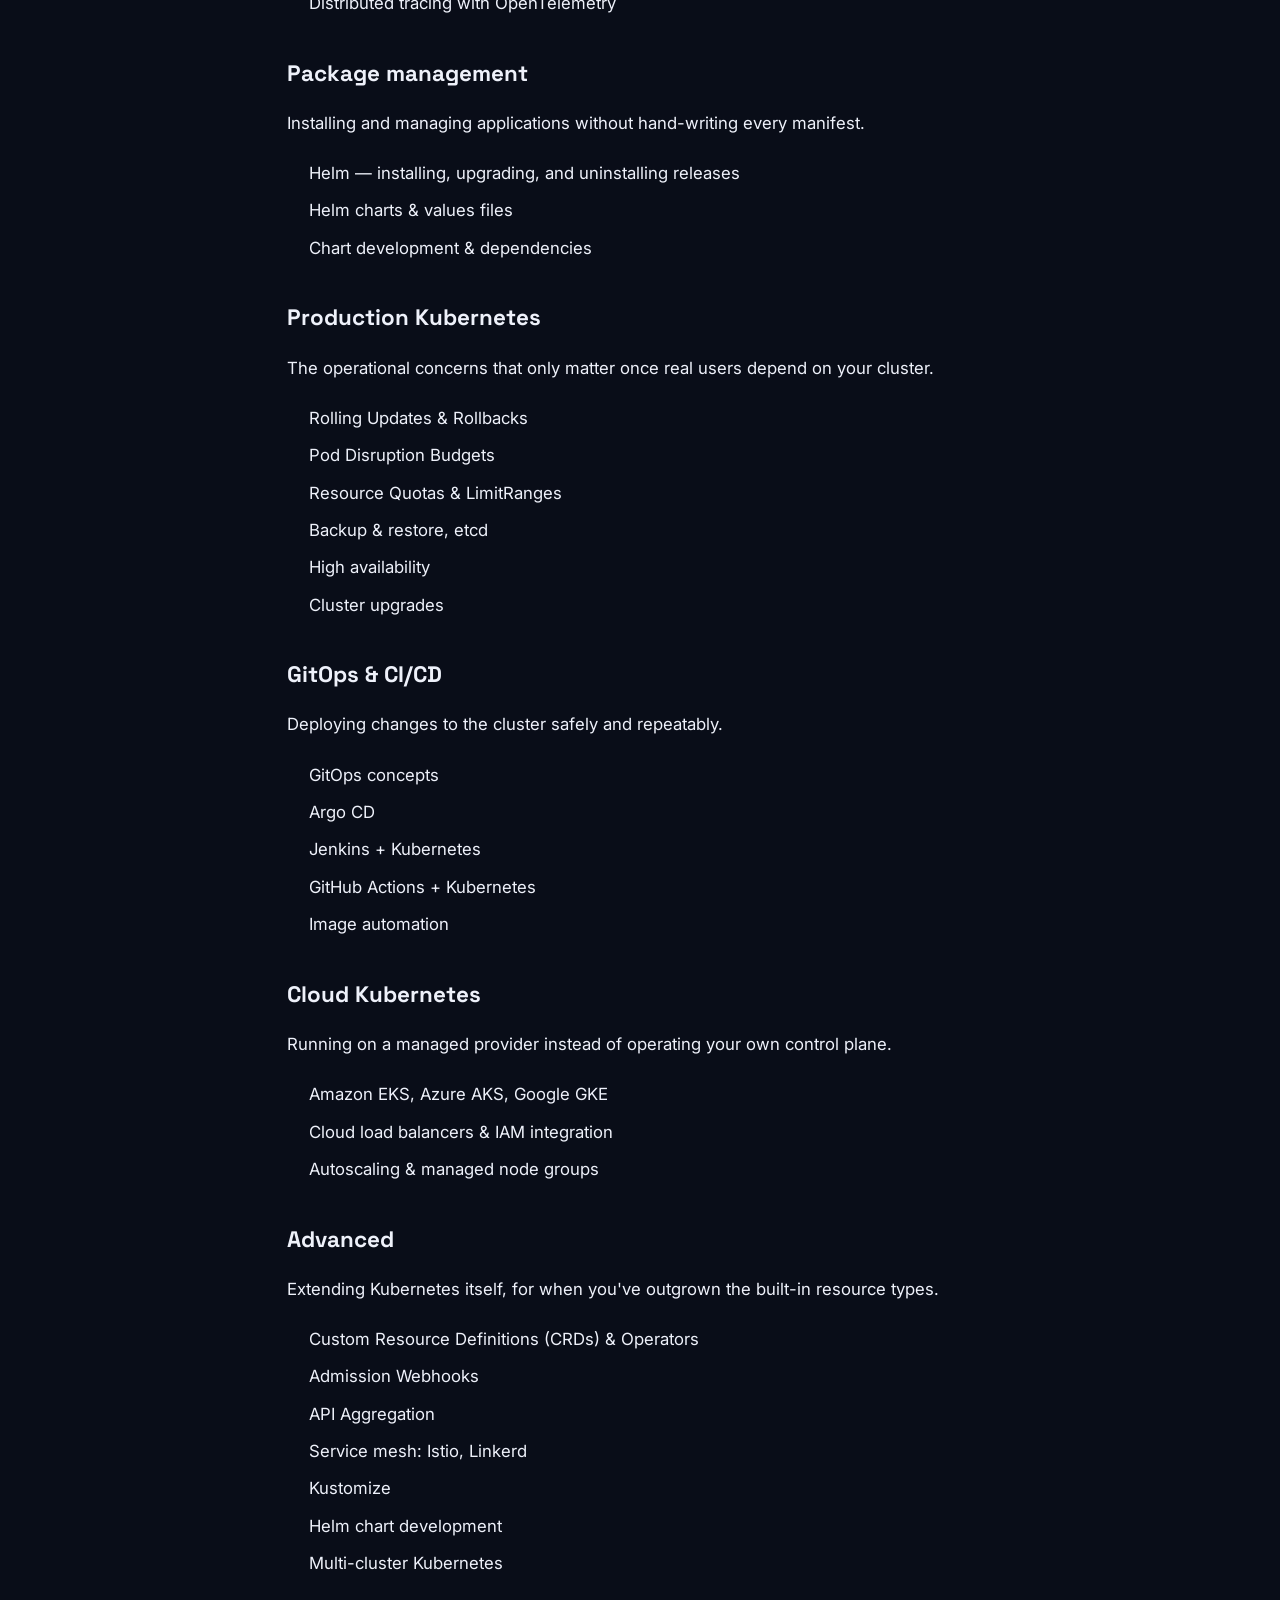
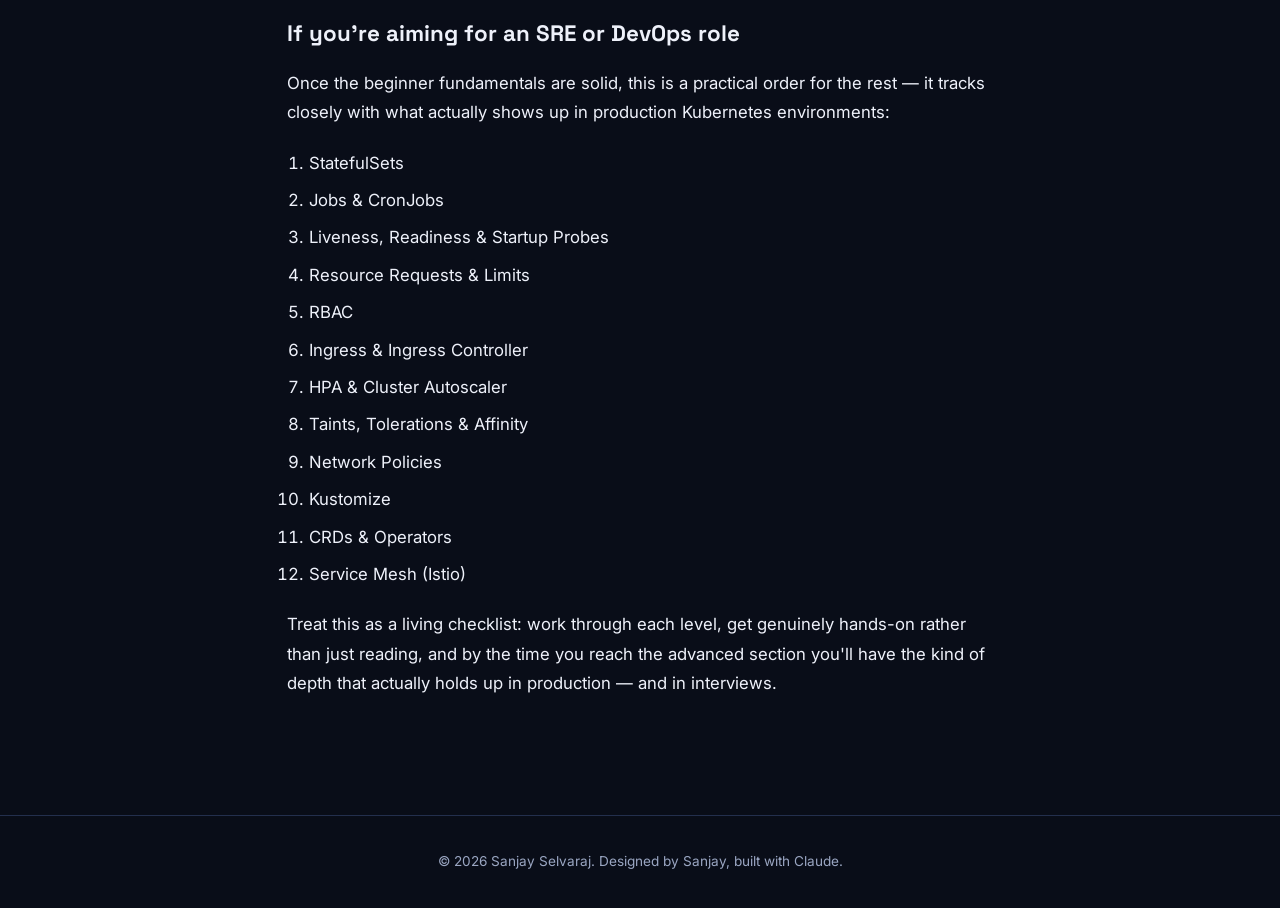
<file: blogs/kubernetes-roadmap.html>
<!DOCTYPE html>
<html lang="en">
<head>
<meta charset="UTF-8">
<meta name="viewport" content="width=device-width, initial-scale=1.0">
<title>Kubernetes Roadmap: From Fundamentals to Production-Grade — Sanjay Selvaraj</title>
<meta name="description" content="A complete Kubernetes roadmap from fundamentals to production-grade and advanced topics, organized by level — useful for anyone learning Kubernetes for an SRE or DevOps role.">
<link rel="canonical" href="https://sanjay-ragavan.github.io/blogs/kubernetes-roadmap.html">

<meta property="og:title" content="Kubernetes Roadmap: From Fundamentals to Production-Grade">
<meta property="og:description" content="A complete Kubernetes roadmap from fundamentals to production-grade and advanced topics, organized by level — useful for anyone learning Kubernetes for an SRE or DevOps role.">
<meta property="og:image" content="https://sanjay-ragavan.github.io/assets/profile.jpg">
<meta property="og:image:width" content="800">
<meta property="og:image:height" content="800">
<meta property="og:image:alt" content="Sanjay Selvaraj">
<meta property="og:url" content="https://sanjay-ragavan.github.io/blogs/kubernetes-roadmap.html">
<meta property="og:site_name" content="Sanjay Selvaraj">
<meta property="og:type" content="article">
<meta property="og:locale" content="en_US">

<meta name="twitter:card" content="summary">
<meta name="twitter:title" content="Kubernetes Roadmap: From Fundamentals to Production-Grade">
<meta name="twitter:description" content="A complete Kubernetes roadmap from fundamentals to production-grade and advanced topics, organized by level.">
<meta name="twitter:image" content="https://sanjay-ragavan.github.io/assets/profile.jpg">
<meta name="twitter:image:alt" content="Sanjay Selvaraj">

<meta name="theme-color" content="#0b1120">
<meta name="author" content="Sanjay Selvaraj">
<meta name="robots" content="index, follow">

<script type="application/ld+json">
{
  "@context": "https://schema.org",
  "@type": "BlogPosting",
  "headline": "Kubernetes Roadmap: From Fundamentals to Production-Grade",
  "description": "A complete Kubernetes roadmap from fundamentals to production-grade and advanced topics, organized by level — useful for anyone learning Kubernetes for an SRE or DevOps role.",
  "url": "https://sanjay-ragavan.github.io/blogs/kubernetes-roadmap.html",
  "datePublished": "2026-06-25",
  "author": {
    "@type": "Person",
    "name": "Sanjay Selvaraj",
    "url": "https://sanjay-ragavan.github.io/"
  }
}
</script>

<link rel="icon" href="data:image/svg+xml,%3Csvg%20xmlns%3D%22http%3A//www.w3.org/2000/svg%22%20viewBox%3D%220%200%20100%20100%22%3E%3Crect%20width%3D%22100%22%20height%3D%22100%22%20rx%3D%2222%22%20fill%3D%22%230b1120%22/%3E%3Ctext%20x%3D%2234%22%20y%3D%2265%22%20font-size%3D%2240%22%20font-family%3D%22Arial%2C%20Helvetica%2C%20sans-serif%22%20font-weight%3D%22800%22%20fill%3D%22%23eef1fa%22%20text-anchor%3D%22middle%22%3ESS%3C/text%3E%3Ccircle%20cx%3D%2269%22%20cy%3D%2258%22%20r%3D%226%22%20fill%3D%22%2344e0c4%22/%3E%3C/svg%3E">

<link rel="preconnect" href="https://fonts.googleapis.com">
<link rel="preconnect" href="https://fonts.gstatic.com" crossorigin>
<link href="https://fonts.googleapis.com/css2?family=Space+Grotesk:wght@500;600;700&family=Inter:wght@400;500;600;700&display=swap" rel="stylesheet">

<link rel="stylesheet" href="../style.css">
<link rel="stylesheet" href="blog.css">
</head>
<body>

<div class="bg-mesh" aria-hidden="true">
  <span class="blob blob-1"></span>
  <span class="blob blob-2"></span>
  <span class="blob blob-3"></span>
  <span class="grid-overlay"></span>
</div>

<header>
  <nav>
    <a href="../" class="logo">SS<span class="dot">.</span></a>
    <ul class="nav-links">
      <li><a href="../" class="nav-link">Home</a></li>
      <li><a href="./" class="nav-link active">Blog</a></li>
      <li><a href="../now.html" class="nav-link">Now</a></li>
    </ul>
    <div class="nav-actions">
      <button id="themeToggle" class="icon-btn" aria-label="Toggle theme" title="Toggle light/dark theme">
        <svg class="icon-sun" viewBox="0 0 24 24" fill="none" stroke="currentColor" stroke-width="2"><circle cx="12" cy="12" r="4"/><path d="M12 2v2M12 20v2M4.93 4.93l1.41 1.41M17.66 17.66l1.41 1.41M2 12h2M20 12h2M6.34 17.66l-1.41 1.41M19.07 4.93l-1.41 1.41"/></svg>
        <svg class="icon-moon" viewBox="0 0 24 24" fill="none" stroke="currentColor" stroke-width="2"><path d="M21 12.79A9 9 0 1111.21 3 7 7 0 0021 12.79z"/></svg>
      </button>
      <button class="nav-toggle" id="navToggle" aria-label="Toggle menu">
        <span></span><span></span><span></span>
      </button>
    </div>
  </nav>
</header>

<main>
  <article class="post-article">
    <a href="./" class="back-to-blog">&larr; Back to blog</a>

    <div class="post-meta">
      <time class="post-date" datetime="2026-06-26">June 26, 2026</time>
      <span class="post-read-time">· 4 min read</span>
    </div>
    <h1>Kubernetes Roadmap: From Fundamentals to Production-Grade</h1>
    <p class="post-subtitle">A complete, level-by-level map of Kubernetes — from the basics to production and advanced topics. Use it as a checklist for your own learning.</p>

    <div class="post-body">
      <p>
        Kubernetes has a famously steep learning curve — not because any single concept is hard on its own,
        but because the topics span such different layers, from the basics of pods and deployments all the
        way to service mesh and multi-cluster operations.
      </p>
      <p>
        This roadmap lays out that whole surface area, organized by level, so you can work through it
        in order or jump to whatever you're missing. It's aimed at anyone learning Kubernetes seriously,
        especially if you're heading toward an SRE or DevOps role and need production-relevant depth, not
        just enough to deploy a demo app.
      </p>
      <p>
        The fastest way through any of this is hands-on: spin up a local cluster with
        <strong>Kind</strong>, <strong>Minikube</strong>, or <strong>k3d</strong>, and run every example
        yourself with <code>kubectl</code> rather than just reading about it.
      </p>

      <h2>Beginner</h2>
      <p>The fundamentals: what Kubernetes is, how a cluster fits together, and the building blocks you'll touch in every cluster you ever work with.</p>
      <ul>
        <li>What Kubernetes is, and the problem it solves</li>
        <li>Cluster architecture — control plane vs. worker nodes</li>
        <li>Pods, Deployments, and ReplicaSets</li>
        <li>Services (basic pod-to-pod networking)</li>
        <li>Namespaces</li>
        <li>Core <code>kubectl</code> commands: <code>get</code>, <code>describe</code>, <code>logs</code>, <code>exec</code>, <code>apply</code>, <code>delete</code>, <code>scale</code>, <code>top</code></li>
        <li>Writing YAML manifests for Pods, Deployments, Services, and Namespaces</li>
        <li>ConfigMaps and Secrets — getting configuration and sensitive data into Pods</li>
      </ul>

      <h2>Intermediate</h2>
      <p>Once the basics are solid, this is where you learn to run real workloads reliably — not just a single web server — and let Kubernetes self-heal instead of babysitting it.</p>
      <ul>
        <li>Persistent Volumes &amp; Persistent Volume Claims</li>
        <li>StorageClasses</li>
        <li>StatefulSets, for stateful apps like databases</li>
        <li>DaemonSets, for one pod per node</li>
        <li>Jobs &amp; CronJobs — run-to-completion and scheduled workloads</li>
        <li>Init Containers &amp; multi-container Pods</li>
        <li>Liveness, Readiness &amp; Startup Probes</li>
        <li>Resource Requests &amp; Limits</li>
        <li>Horizontal Pod Autoscaler (HPA) &amp; Vertical Pod Autoscaler (VPA)</li>
      </ul>

      <h2>Networking</h2>
      <p>How traffic actually reaches your Pods, both inside and outside the cluster.</p>
      <ul>
        <li>Service types: ClusterIP, NodePort, LoadBalancer, ExternalName</li>
        <li>Headless Services</li>
        <li>DNS &amp; CoreDNS</li>
        <li>Ingress &amp; Ingress Controllers</li>
        <li>Network Policies — controlling pod-to-pod traffic</li>
      </ul>

      <h2>Security</h2>
      <p>Who can do what, and how workloads stay isolated from each other.</p>
      <ul>
        <li>RBAC: Roles, ClusterRoles, RoleBindings, ClusterRoleBindings</li>
        <li>Service Accounts</li>
        <li>Pod Security Standards</li>
        <li>Security Contexts</li>
        <li>Admission Controllers</li>
      </ul>

      <h2>Storage (advanced)</h2>
      <p>Beyond basic PV/PVC: how storage actually gets provisioned and protected at scale.</p>
      <ul>
        <li>CSI Drivers</li>
        <li>Dynamic Provisioning</li>
        <li>Volume Snapshots</li>
        <li>Access modes: ReadWriteOnce, ReadOnlyMany, ReadWriteMany</li>
      </ul>

      <h2>Scheduling</h2>
      <p>Controlling exactly where Pods run, and why.</p>
      <ul>
        <li>Labels &amp; Selectors</li>
        <li>Taints &amp; Tolerations</li>
        <li>Node Affinity, Pod Affinity &amp; Anti-Affinity</li>
        <li>Priority Classes</li>
      </ul>

      <h2>Observability</h2>
      <p>Knowing what's actually happening inside your cluster.</p>
      <ul>
        <li>Metrics Server, Prometheus &amp; Grafana</li>
        <li>Alertmanager</li>
        <li>Logging: Fluent Bit, Loki, Elasticsearch, Kibana</li>
        <li>Distributed tracing with OpenTelemetry</li>
      </ul>

      <h2>Package management</h2>
      <p>Installing and managing applications without hand-writing every manifest.</p>
      <ul>
        <li>Helm — installing, upgrading, and uninstalling releases</li>
        <li>Helm charts &amp; values files</li>
        <li>Chart development &amp; dependencies</li>
      </ul>

      <h2>Production Kubernetes</h2>
      <p>The operational concerns that only matter once real users depend on your cluster.</p>
      <ul>
        <li>Rolling Updates &amp; Rollbacks</li>
        <li>Pod Disruption Budgets</li>
        <li>Resource Quotas &amp; LimitRanges</li>
        <li>Backup &amp; restore, etcd</li>
        <li>High availability</li>
        <li>Cluster upgrades</li>
      </ul>

      <h2>GitOps &amp; CI/CD</h2>
      <p>Deploying changes to the cluster safely and repeatably.</p>
      <ul>
        <li>GitOps concepts</li>
        <li>Argo CD</li>
        <li>Jenkins + Kubernetes</li>
        <li>GitHub Actions + Kubernetes</li>
        <li>Image automation</li>
      </ul>

      <h2>Cloud Kubernetes</h2>
      <p>Running on a managed provider instead of operating your own control plane.</p>
      <ul>
        <li>Amazon EKS, Azure AKS, Google GKE</li>
        <li>Cloud load balancers &amp; IAM integration</li>
        <li>Autoscaling &amp; managed node groups</li>
      </ul>

      <h2>Advanced</h2>
      <p>Extending Kubernetes itself, for when you've outgrown the built-in resource types.</p>
      <ul>
        <li>Custom Resource Definitions (CRDs) &amp; Operators</li>
        <li>Admission Webhooks</li>
        <li>API Aggregation</li>
        <li>Service mesh: Istio, Linkerd</li>
        <li>Kustomize</li>
        <li>Helm chart development</li>
        <li>Multi-cluster Kubernetes</li>
      </ul>

      <h2>If you're aiming for an SRE or DevOps role</h2>
      <p>
        Once the beginner fundamentals are solid, this is a practical order for the rest — it tracks closely
        with what actually shows up in production Kubernetes environments:
      </p>
      <ol>
        <li>StatefulSets</li>
        <li>Jobs &amp; CronJobs</li>
        <li>Liveness, Readiness &amp; Startup Probes</li>
        <li>Resource Requests &amp; Limits</li>
        <li>RBAC</li>
        <li>Ingress &amp; Ingress Controller</li>
        <li>HPA &amp; Cluster Autoscaler</li>
        <li>Taints, Tolerations &amp; Affinity</li>
        <li>Network Policies</li>
        <li>Kustomize</li>
        <li>CRDs &amp; Operators</li>
        <li>Service Mesh (Istio)</li>
      </ol>

      <p>
        Treat this as a living checklist: work through each level, get genuinely hands-on rather than just
        reading, and by the time you reach the advanced section you'll have the kind of depth that actually
        holds up in production — and in interviews.
      </p>
    </div>
  </article>
</main>

<footer>
  <p>&copy; <span id="year"></span> Sanjay Selvaraj. Designed by Sanjay, built with Claude.</p>
  <button id="backToTop" class="back-to-top" aria-label="Back to top">
    <svg viewBox="0 0 24 24" width="18" height="18" fill="none" stroke="currentColor" stroke-width="2"><path d="M12 19V5m0 0l-6 6m6-6l6 6"/></svg>
  </button>
</footer>

<script src="../script.js"></script>
</body>
</html>
</file>
<file: style.css>
:root {
  --bg: #090d18;
  --bg-alt: #0d1326;
  --surface: #131a30;
  --surface-2: #1a2340;
  --border: #232f4d;
  --text: #eef1fa;
  --text-muted: #9aa6c2;
  --accent: #44e0c4;
  --accent-2: #7c9aff;
  --accent-3: #ff8fd6;
  --radius: 16px;
  --shadow: 0 20px 50px -20px rgba(0, 0, 0, 0.5);
  --font-display: 'Space Grotesk', system-ui, sans-serif;
  --font-body: 'Inter', system-ui, -apple-system, sans-serif;
}

[data-theme="light"] {
  --bg: #f6f7fb;
  --bg-alt: #ffffff;
  --surface: #ffffff;
  --surface-2: #f0f2fa;
  --border: #e1e5f0;
  --text: #161a2c;
  --text-muted: #5b6478;
  --shadow: 0 20px 50px -20px rgba(30, 40, 80, 0.15);
}

* {
  margin: 0;
  padding: 0;
  box-sizing: border-box;
}

html {
  scroll-behavior: smooth;
}

body {
  font-family: var(--font-body);
  background: var(--bg);
  color: var(--text);
  line-height: 1.6;
  overflow-x: hidden;
  transition: background 0.3s, color 0.3s;
  animation: page-fade-in 0.35s ease;
}

@keyframes page-fade-in {
  from { opacity: 0; }
  to { opacity: 1; }
}

a { text-decoration: none; color: inherit; }
ul { list-style: none; }
img { display: block; max-width: 100%; }
canvas { max-width: 100%; }

h1, h2, h3, h4 { font-family: var(--font-display); }

/* Scroll progress bar */
.progress-bar {
  position: fixed;
  top: 0; left: 0;
  height: 3px;
  width: 0%;
  background: linear-gradient(90deg, var(--accent), var(--accent-2));
  z-index: 999;
  transition: width 0.1s;
}

/* Animated background mesh */
.bg-mesh {
  position: fixed;
  inset: 0;
  z-index: -1;
  overflow: hidden;
  pointer-events: none;
}

.blob {
  position: absolute;
  border-radius: 50%;
  filter: blur(80px);
  opacity: 0.35;
  animation: drift 22s ease-in-out infinite;
}

.blob-1 {
  width: 480px; height: 480px;
  background: var(--accent);
  top: -10%; left: -5%;
}

.blob-2 {
  width: 420px; height: 420px;
  background: var(--accent-2);
  top: 30%; right: -10%;
  animation-delay: -7s;
}

.blob-3 {
  width: 380px; height: 380px;
  background: var(--accent-3);
  bottom: -10%; left: 30%;
  animation-delay: -14s;
}

.grid-overlay {
  position: absolute;
  inset: 0;
  background-image:
    linear-gradient(var(--border) 1px, transparent 1px),
    linear-gradient(90deg, var(--border) 1px, transparent 1px);
  background-size: 64px 64px;
  opacity: 0.25;
  -webkit-mask-image: radial-gradient(ellipse 60% 50% at 50% 0%, #000 40%, transparent 80%);
  mask-image: radial-gradient(ellipse 60% 50% at 50% 0%, #000 40%, transparent 80%);
}

@keyframes drift {
  0%, 100% { transform: translate(0, 0) scale(1); }
  33% { transform: translate(40px, -30px) scale(1.1); }
  66% { transform: translate(-30px, 30px) scale(0.95); }
}

/* Nav */
nav {
  position: fixed;
  top: 0; left: 0; right: 0;
  display: flex;
  justify-content: space-between;
  align-items: center;
  padding: 1.1rem 6%;
  background: color-mix(in srgb, var(--bg) 80%, transparent);
  backdrop-filter: blur(10px);
  border-bottom: 1px solid var(--border);
  z-index: 100;
}

.logo {
  font-family: var(--font-display);
  font-weight: 700;
  font-size: 1.25rem;
  letter-spacing: 0.5px;
}

.logo .dot { color: var(--accent); }

.nav-links {
  display: flex;
  gap: 2rem;
}

.nav-link {
  font-size: 0.92rem;
  color: var(--text-muted);
  transition: color 0.2s;
  position: relative;
  padding-bottom: 4px;
}

.nav-link::after {
  content: '';
  position: absolute;
  left: 0; bottom: 0;
  width: 0%;
  height: 2px;
  background: var(--accent);
  transition: width 0.25s;
}

.nav-link:hover, .nav-link.active {
  color: var(--text);
}

.nav-link:hover::after, .nav-link.active::after {
  width: 100%;
}

.nav-actions {
  display: flex;
  align-items: center;
  gap: 0.75rem;
}

.icon-btn {
  background: var(--surface);
  border: 1px solid var(--border);
  color: var(--text);
  width: 44px;
  height: 44px;
  border-radius: 50%;
  display: flex;
  align-items: center;
  justify-content: center;
  cursor: pointer;
  transition: border-color 0.2s, transform 0.2s;
}

.icon-btn:hover {
  border-color: var(--accent);
  transform: scale(1.05);
}

.icon-btn svg { width: 18px; height: 18px; }
.icon-moon { display: none; }
[data-theme="light"] .icon-sun { display: none; }
[data-theme="light"] .icon-moon { display: block; }

.nav-toggle {
  display: none;
  flex-direction: column;
  justify-content: center;
  align-items: center;
  gap: 5px;
  width: 44px;
  height: 44px;
  background: none;
  border: none;
  cursor: pointer;
  padding: 0;
}

.nav-toggle span {
  width: 22px;
  height: 2px;
  background: var(--text);
  border-radius: 2px;
}

/* Hero */
.hero {
  min-height: 100vh;
  display: flex;
  flex-direction: column;
  justify-content: center;
  padding: 7rem 6% 4rem;
  max-width: 1280px;
  margin: 0 auto;
}

.hero-grid {
  display: grid;
  grid-template-columns: 1.1fr 0.9fr;
  gap: 3rem;
  align-items: center;
}

.eyebrow {
  display: inline-block;
  font-size: 0.85rem;
  color: var(--accent);
  background: color-mix(in srgb, var(--accent) 12%, transparent);
  border: 1px solid color-mix(in srgb, var(--accent) 30%, transparent);
  padding: 0.4rem 0.9rem;
  border-radius: 999px;
  margin-bottom: 1.5rem;
}

.hero-text h1 {
  font-size: clamp(2.6rem, 6vw, 4.2rem);
  font-weight: 700;
  letter-spacing: -1.5px;
  line-height: 1.05;
  background: linear-gradient(90deg, var(--text), var(--accent-2) 120%);
  -webkit-background-clip: text;
  background-clip: text;
  color: transparent;
}

.typewriter {
  margin-top: 0.6rem;
  font-size: clamp(1.1rem, 2.6vw, 1.5rem);
  font-weight: 500;
  color: var(--accent);
  min-height: 1.8em;
  border-right: 2px solid var(--accent);
  display: inline-block;
  white-space: nowrap;
  overflow: hidden;
}

.tagline {
  margin-top: 1.3rem;
  color: var(--text-muted);
  font-size: 1.08rem;
  max-width: 480px;
}

.hero-buttons {
  margin-top: 2.2rem;
  display: flex;
  gap: 1rem;
  flex-wrap: wrap;
}

.btn {
  padding: 0.8rem 1.7rem;
  border-radius: 999px;
  font-weight: 600;
  font-size: 0.95rem;
  transition: transform 0.15s, box-shadow 0.15s, background 0.2s;
  display: inline-flex;
  align-items: center;
  gap: 0.5rem;
}

.btn-primary {
  background: linear-gradient(135deg, var(--accent), var(--accent-2));
  color: #04140f;
}

.btn-secondary {
  background: var(--surface);
  border: 1px solid var(--border);
  color: var(--text);
}

.btn:hover {
  transform: translateY(-3px);
  box-shadow: var(--shadow);
}

.hero-badges {
  margin-top: 2.2rem;
  display: flex;
  gap: 0.6rem;
  flex-wrap: wrap;
}

.badge {
  font-size: 0.8rem;
  padding: 0.4rem 0.9rem;
  border-radius: 999px;
  background: var(--surface);
  border: 1px solid var(--border);
  color: var(--text-muted);
}

/* Hero photo */
.hero-photo {
  position: relative;
  display: flex;
  justify-content: center;
  align-items: center;
}

.photo-ring {
  position: relative;
  width: min(360px, 80vw);
  aspect-ratio: 1;
  border-radius: 32px;
  padding: 6px;
  background: linear-gradient(135deg, var(--accent), var(--accent-2), var(--accent-3));
  box-shadow: var(--shadow);
}

.photo-ring img {
  width: 100%;
  height: 100%;
  object-fit: cover;
  border-radius: 28px;
  background: var(--bg-alt);
}

.status-chip {
  position: absolute;
  bottom: -16px;
  left: 50%;
  transform: translateX(-50%);
  background: var(--surface);
  border: 1px solid var(--border);
  border-radius: 999px;
  padding: 0.5rem 1rem;
  font-size: 0.78rem;
  white-space: nowrap;
  box-shadow: var(--shadow);
}

.floating-card {
  position: absolute;
  background: var(--surface);
  border: 1px solid var(--border);
  border-radius: var(--radius);
  padding: 0.9rem 1.2rem;
  box-shadow: var(--shadow);
  text-align: center;
  animation: float 5s ease-in-out infinite;
}

.card-mttr {
  top: 6%;
  left: -8%;
  animation-delay: -1s;
}

.card-incidents {
  bottom: 10%;
  right: -10%;
}

@keyframes float {
  0%, 100% { transform: translateY(0); }
  50% { transform: translateY(-12px); }
}

.fc-number {
  display: block;
  font-family: var(--font-display);
  font-size: 1.5rem;
  font-weight: 700;
  color: var(--accent);
}

.fc-label {
  display: block;
  font-size: 0.72rem;
  color: var(--text-muted);
  margin-top: 0.15rem;
  white-space: nowrap;
}

.scroll-cue {
  position: absolute;
  bottom: 2.2rem;
  left: 50%;
  transform: translateX(-50%);
  color: var(--text-muted);
  animation: bounce 2s ease-in-out infinite;
}

@keyframes bounce {
  0%, 100% { transform: translate(-50%, 0); }
  50% { transform: translate(-50%, 8px); }
}

/* Sections */
.section {
  padding: 6rem 6%;
  max-width: 1180px;
  margin: 0 auto;
  position: relative;
  scroll-margin-top: 80px;
}

.section-alt {
  background: color-mix(in srgb, var(--bg-alt) 100%, transparent);
  max-width: 100%;
}

.section-alt > * {
  max-width: 1180px;
  margin-left: auto;
  margin-right: auto;
}

.section-head {
  margin-bottom: 2.8rem;
}

.section-kicker {
  display: block;
  font-size: 0.85rem;
  font-weight: 600;
  color: var(--accent);
  letter-spacing: 1px;
  margin-bottom: 0.6rem;
}

.section-title {
  font-size: clamp(1.7rem, 4vw, 2.4rem);
  font-weight: 700;
  letter-spacing: -0.5px;
}

.now-updated {
  margin-top: 0.6rem;
  color: var(--text-muted);
  font-size: 0.9rem;
}

/* About */
.about-grid {
  display: grid;
  gap: 2.5rem;
}

.about-text {
  color: var(--text-muted);
  font-size: 1.08rem;
  max-width: 850px;
}

.stats {
  display: grid;
  grid-template-columns: repeat(auto-fit, minmax(180px, 1fr));
  gap: 1.5rem;
}

.stat {
  background: var(--surface);
  border: 1px solid var(--border);
  border-radius: var(--radius);
  padding: 1.6rem;
  text-align: center;
  transition: transform 0.2s, border-color 0.2s;
}

.stat:hover {
  transform: translateY(-4px);
  border-color: var(--accent);
}

.stat-number {
  display: block;
  font-family: var(--font-display);
  font-size: 2.1rem;
  font-weight: 700;
  color: var(--accent);
}

.stat-label {
  display: block;
  margin-top: 0.4rem;
  color: var(--text-muted);
  font-size: 0.88rem;
}

/* Skills */
.skills-layout {
  display: grid;
  grid-template-columns: 1fr 1fr;
  gap: 2rem;
  margin-bottom: 3rem;
}

.chart-card, .skill-bars {
  background: var(--surface);
  border: 1px solid var(--border);
  border-radius: var(--radius);
  padding: 2rem;
}

.chart-card h3, .skill-bars h3 {
  font-size: 1.1rem;
  margin-bottom: 0.3rem;
}

.chart-note {
  color: var(--text-muted);
  font-size: 0.85rem;
  margin-bottom: 1rem;
}

.bar-row {
  margin-bottom: 1.3rem;
}

.bar-row:last-child {
  margin-bottom: 0;
}

.bar-label {
  display: flex;
  justify-content: space-between;
  font-size: 0.88rem;
  margin-bottom: 0.5rem;
  color: var(--text-muted);
}

.bar-track {
  height: 8px;
  background: var(--surface-2);
  border-radius: 999px;
  overflow: hidden;
}

.bar-fill {
  height: 100%;
  border-radius: 999px;
  background: linear-gradient(90deg, var(--accent), var(--accent-2));
  transition: width 1.2s cubic-bezier(0.16, 1, 0.3, 1);
}

.skills-grid {
  display: grid;
  grid-template-columns: repeat(auto-fit, minmax(260px, 1fr));
  gap: 1.5rem;
}

.skill-card {
  background: var(--surface);
  border: 1px solid var(--border);
  border-radius: var(--radius);
  padding: 1.7rem;
  transition: border-color 0.2s, transform 0.2s;
}

.skill-card:hover {
  border-color: var(--accent);
  transform: translateY(-4px);
}

.skill-icon {
  font-size: 1.6rem;
  margin-bottom: 0.6rem;
}

.skill-card h3 {
  color: var(--accent-2);
  font-size: 1.05rem;
  margin-bottom: 0.5rem;
}

.skill-card p {
  color: var(--text-muted);
  font-size: 0.9rem;
}

.expanding-note {
  margin-top: 2rem;
  color: var(--text-muted);
  font-size: 0.9rem;
}

/* Experience timeline */
.timeline-item {
  border-left: 2px solid var(--accent);
  padding-left: 2rem;
  position: relative;
}

.timeline-dot {
  position: absolute;
  left: -7px;
  top: 4px;
  width: 12px;
  height: 12px;
  border-radius: 50%;
  background: var(--accent);
  box-shadow: 0 0 0 4px color-mix(in srgb, var(--accent) 20%, transparent);
}

.timeline-header {
  display: flex;
  justify-content: space-between;
  flex-wrap: wrap;
  gap: 0.5rem;
  align-items: baseline;
}

.timeline-header h3 {
  font-size: 1.35rem;
}

.timeline-date {
  color: var(--accent);
  font-size: 0.88rem;
  font-weight: 600;
}

.timeline-company {
  color: var(--text-muted);
  margin-top: 0.2rem;
  margin-bottom: 1.4rem;
  font-size: 0.95rem;
}

.timeline-item h4 {
  margin-top: 1.5rem;
  margin-bottom: 0.7rem;
  color: var(--accent-2);
  font-size: 1.02rem;
}

.timeline-item ul {
  display: flex;
  flex-direction: column;
  gap: 0.55rem;
}

.timeline-item li {
  color: var(--text-muted);
  font-size: 0.95rem;
  padding-left: 1.3rem;
  position: relative;
}

.timeline-item li::before {
  content: '▸';
  position: absolute;
  left: 0;
  color: var(--accent);
}

/* Projects */
.projects-grid {
  display: grid;
  grid-template-columns: repeat(auto-fit, minmax(280px, 1fr));
  gap: 1.5rem;
}

.project-card {
  background: var(--surface);
  border: 1px solid var(--border);
  border-radius: var(--radius);
  padding: 1.9rem;
  transition: transform 0.2s, border-color 0.2s;
}

.project-card:hover {
  transform: translateY(-5px);
  border-color: var(--accent-2);
  box-shadow: var(--shadow);
}

.project-icon {
  font-size: 1.8rem;
  margin-bottom: 0.8rem;
}

.project-card h3 {
  color: var(--text);
  margin-bottom: 0.7rem;
  font-size: 1.12rem;
}

.project-card p {
  color: var(--text-muted);
  font-size: 0.92rem;
  margin-bottom: 1rem;
}

.tag-row {
  display: flex;
  gap: 0.5rem;
  flex-wrap: wrap;
}

.tag {
  font-size: 0.74rem;
  padding: 0.3rem 0.7rem;
  border-radius: 999px;
  background: var(--surface-2);
  color: var(--text-muted);
}

/* Achievements */
.achievements-grid {
  display: grid;
  grid-template-columns: repeat(auto-fit, minmax(260px, 1fr));
  gap: 1.5rem;
}

.achievement-card {
  background: var(--surface);
  border: 1px solid var(--border);
  border-left: 3px solid var(--accent-2);
  border-radius: var(--radius);
  padding: 1.7rem;
  transition: transform 0.2s;
}

.achievement-card:hover {
  transform: translateY(-4px);
}

.achievement-icon {
  font-size: 1.6rem;
  margin-bottom: 0.6rem;
}

.achievement-card h3 {
  font-size: 1.05rem;
  margin-bottom: 0.6rem;
  color: var(--accent-2);
}

.achievement-card p {
  color: var(--text-muted);
  font-size: 0.92rem;
}

/* Contact */
.contact-content {
  text-align: center;
  max-width: 700px;
  margin: 0 auto;
}

.contact-content .section-title {
  margin-top: 0.5rem;
}

.contact-content > p {
  color: var(--text-muted);
  margin: 1.2rem 0 2.2rem;
  font-size: 1.05rem;
}

.contact-links {
  display: flex;
  justify-content: center;
  gap: 1rem;
  flex-wrap: wrap;
  font-size: 0.95rem;
}

.contact-link {
  display: inline-flex;
  align-items: center;
  gap: 0.5rem;
  padding: 0.7rem 1.2rem;
  border-radius: 999px;
  background: var(--surface);
  border: 1px solid var(--border);
  color: var(--text);
  font-weight: 500;
  transition: border-color 0.2s, transform 0.2s;
}

.contact-link:not(.static):hover {
  border-color: var(--accent);
  transform: translateY(-3px);
  color: var(--accent);
}

.contact-link.static {
  color: var(--text-muted);
}

/* Footer */
footer {
  text-align: center;
  padding: 2.2rem;
  color: var(--text-muted);
  font-size: 0.85rem;
  border-top: 1px solid var(--border);
  position: relative;
}

.back-to-top {
  position: fixed;
  bottom: 2rem;
  right: 2rem;
  width: 44px;
  height: 44px;
  border-radius: 50%;
  background: var(--surface);
  border: 1px solid var(--border);
  color: var(--text);
  cursor: pointer;
  display: flex;
  align-items: center;
  justify-content: center;
  box-shadow: var(--shadow);
  opacity: 0;
  pointer-events: none;
  transform: translateY(10px);
  transition: opacity 0.25s, transform 0.25s, border-color 0.2s;
  z-index: 90;
}

.back-to-top.visible {
  opacity: 1;
  pointer-events: auto;
  transform: translateY(0);
}

.back-to-top:hover {
  border-color: var(--accent);
}

/* Scroll reveal — only hides content once JS has confirmed it can reveal it again.
   Without this gating, disabled/blocked/erroring JS would leave most of the page invisible. */
.js-reveal-enabled .fade-up {
  opacity: 0;
  transform: translateY(28px);
  transition: opacity 0.7s cubic-bezier(0.16, 1, 0.3, 1), transform 0.7s cubic-bezier(0.16, 1, 0.3, 1);
  transition-delay: var(--delay, 0s);
}

.js-reveal-enabled .fade-up.in-view {
  opacity: 1;
  transform: translateY(0);
}

/* Hero entrance — pure CSS, not dependent on scroll/observer timing */
@keyframes heroEnter {
  from { opacity: 0; transform: translateY(24px); }
  to { opacity: 1; transform: translateY(0); }
}

.hero-enter {
  opacity: 0;
  animation: heroEnter 0.8s cubic-bezier(0.16, 1, 0.3, 1) forwards;
  animation-delay: var(--delay, 0s);
}

/* Responsive */
@media (max-width: 920px) {
  .hero-grid {
    grid-template-columns: 1fr;
    text-align: center;
  }
  .hero-text .tagline { margin-inline: auto; }
  .hero-buttons, .hero-badges { justify-content: center; }
  .hero-photo { order: -1; margin-bottom: 1rem; }
  .floating-card { display: none; }
  .skills-layout { grid-template-columns: 1fr; }
  .about-grid { grid-template-columns: 1fr; }
}

@media (max-width: 768px) {
  .nav-links {
    position: fixed;
    top: 64px;
    left: 0;
    right: 0;
    flex-direction: column;
    background: var(--bg);
    border-bottom: 1px solid var(--border);
    padding: 1.5rem 6%;
    gap: 1.2rem;
    transform: translateY(-110%);
    opacity: 0;
    transition: transform 0.25s, opacity 0.25s;
  }
  .nav-links.open {
    transform: translateY(0);
    opacity: 1;
  }
  .nav-toggle {
    display: flex;
  }
  .section {
    padding: 4rem 6%;
  }
  .timeline-header {
    flex-direction: column;
  }
}
</file>
<file: blogs/blog.css>
/* Blog-specific styles, layered on top of the shared ../style.css design system. */

/* The animated gradient mesh works for the marketing-style homepage but hurts
   long-form reading, so blog pages use a clean flat background instead. */
.bg-mesh {
  display: none;
}

.blog-header {
  padding: 7rem 6% 3rem;
  max-width: 1000px;
  margin: 0 auto;
  text-align: center;
}

.blog-header h1 {
  font-size: clamp(2rem, 5vw, 3rem);
  font-weight: 700;
  letter-spacing: -1px;
  background: linear-gradient(90deg, var(--text), var(--accent-2));
  -webkit-background-clip: text;
  background-clip: text;
  color: transparent;
}

.blog-header p {
  margin-top: 0.8rem;
  color: var(--text-muted);
  font-size: 1.05rem;
}

.post-list {
  max-width: 1000px;
  margin: 0 auto;
  padding: 0 6% 6rem;
  display: flex;
  flex-direction: column;
  gap: 1.5rem;
}

.post-card {
  display: block;
  background: var(--surface);
  border: 1px solid var(--border);
  border-radius: var(--radius);
  padding: 1.8rem 2rem;
  transition: transform 0.2s, border-color 0.2s;
}

.post-card:hover {
  transform: translateY(-3px);
  border-color: var(--accent);
}

.post-date {
  font-size: 0.82rem;
  color: var(--accent);
  font-weight: 600;
  letter-spacing: 0.5px;
}

.post-meta {
  display: flex;
  align-items: center;
  gap: 0.5rem;
}

.post-read-time {
  font-size: 0.82rem;
  color: var(--text-muted);
  font-weight: 600;
}

.post-card h2 {
  margin-top: 0.5rem;
  font-size: 1.3rem;
  font-weight: 700;
}

.post-card p {
  margin-top: 0.6rem;
  color: var(--text-muted);
  font-size: 0.95rem;
}

.post-read-more {
  display: inline-block;
  margin-top: 0.9rem;
  color: var(--accent-2);
  font-weight: 600;
  font-size: 0.9rem;
}

.empty-state {
  text-align: center;
  padding: 3rem 1.5rem;
  border: 1px dashed var(--border);
  border-radius: var(--radius);
  color: var(--text-muted);
}

/* Individual post article */
.post-article {
  max-width: 860px;
  margin: 0 auto;
  padding: 7rem 6% 6rem;
}

.post-article .post-meta {
  margin-bottom: 0.8rem;
}

.post-article h1 {
  font-size: clamp(1.8rem, 4.5vw, 2.6rem);
  font-weight: 700;
  letter-spacing: -0.5px;
  line-height: 1.2;
}

.post-article .post-subtitle {
  margin-top: 0.8rem;
  color: var(--text-muted);
  font-size: 1.05rem;
}

.post-body {
  margin-top: 2.5rem;
  font-size: 1.05rem;
  line-height: 1.75;
  color: var(--text);
}

.post-body p {
  margin-bottom: 1.3rem;
}

.post-body h2 {
  font-size: 1.4rem;
  font-weight: 700;
  margin: 2.2rem 0 1rem;
}

.post-body h3 {
  font-size: 1.15rem;
  font-weight: 700;
  margin: 1.8rem 0 0.8rem;
}

.post-body ul, .post-body ol {
  margin: 0 0 1.3rem 1.4rem;
  color: var(--text);
}

.post-body li {
  margin-bottom: 0.5rem;
}

.post-body .check {
  display: inline-flex;
  align-items: center;
  justify-content: center;
  width: 1.1em;
  height: 1.1em;
  margin-right: 0.5rem;
  border-radius: 50%;
  background: color-mix(in srgb, var(--accent) 18%, transparent);
  color: var(--accent);
  font-weight: 700;
  font-size: 0.8em;
}

.post-body code {
  background: var(--surface-2);
  padding: 0.15rem 0.4rem;
  border-radius: 4px;
  font-size: 0.9em;
}

.post-body pre {
  background: var(--surface);
  border: 1px solid var(--border);
  border-radius: var(--radius);
  padding: 1.2rem;
  overflow-x: auto;
  margin-bottom: 1.3rem;
}

.post-body pre code {
  background: none;
  padding: 0;
}

.post-body blockquote {
  border-left: 3px solid var(--accent);
  padding-left: 1.2rem;
  color: var(--text-muted);
  margin: 0 0 1.3rem;
}

.back-to-blog {
  display: inline-flex;
  align-items: center;
  gap: 0.4rem;
  margin-bottom: 2rem;
  color: var(--text-muted);
  font-size: 0.9rem;
  font-weight: 600;
}

.back-to-blog:hover {
  color: var(--accent);
}
</file>
